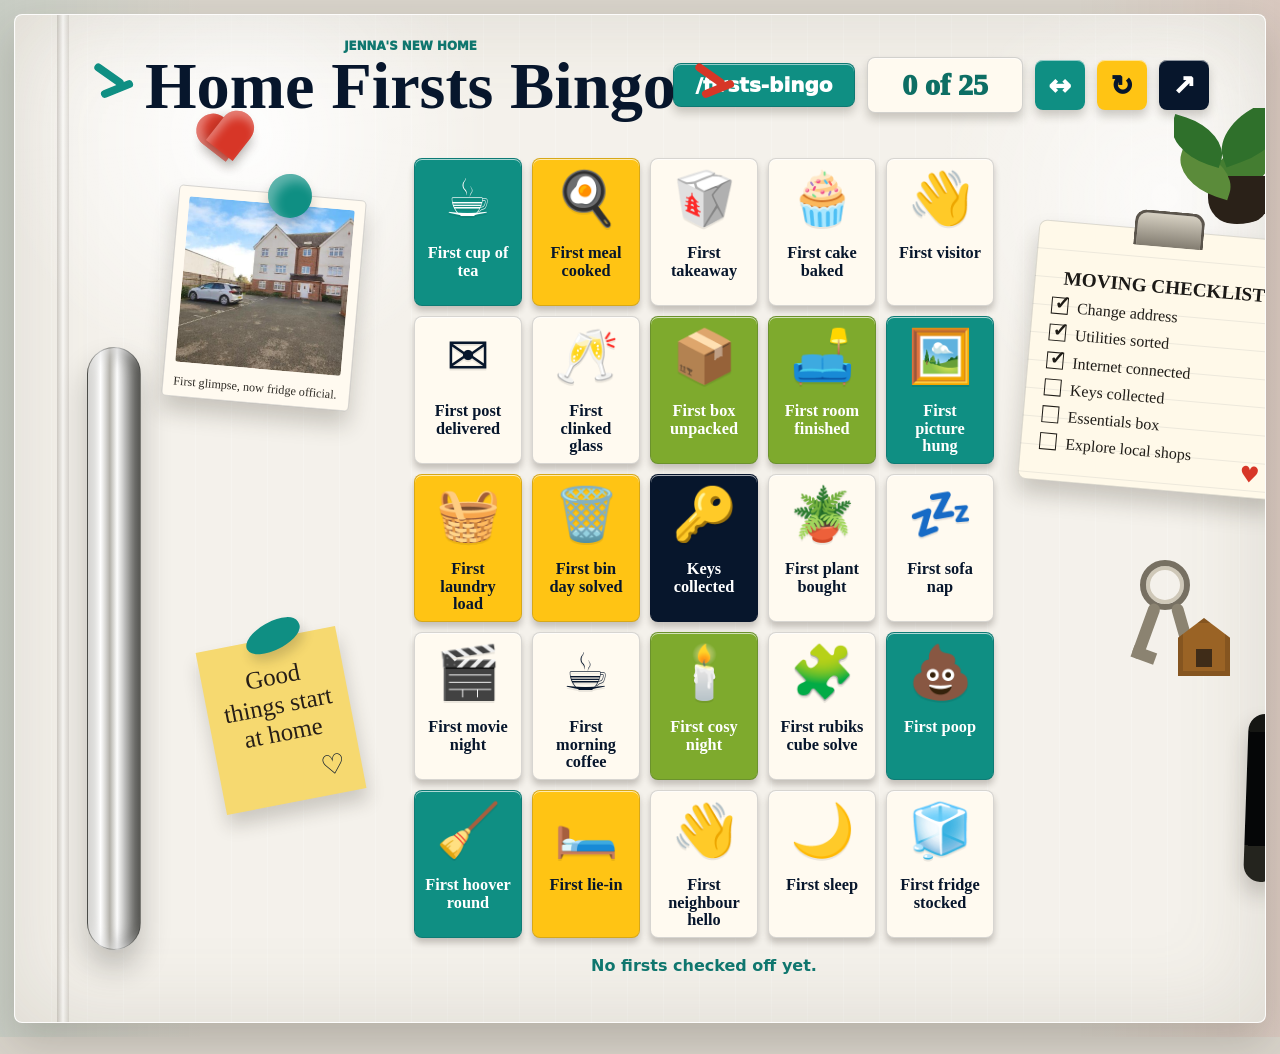
<file: firsts-bingo/index.html>
<!doctype html>
<html lang="en-GB">
  <head>
    <meta charset="utf-8">
    <meta name="viewport" content="width=device-width, initial-scale=1">
    <meta
      name="description"
      content="A fridge-magnet bingo card of Jenna's firsts after moving into her new home."
    >
    <meta name="theme-color" content="#f3f0e9">
    <meta property="og:title" content="Home Firsts Bingo">
    <meta property="og:description" content="A new-home bingo card for the first cup of tea, first movie night, and every little milestone after keys.">
    <meta property="og:image" content="https://happybirthdayjenna.co.uk/firsts-bingo/assets/house-photo.jpeg">
    <title>Home Firsts Bingo</title>
    <link rel="preload" href="/firsts-bingo/assets/house-photo.jpeg" as="image">
    <link rel="stylesheet" href="/firsts-bingo/styles.css?v=home-firsts-bingo-2026-08-10-full-house">
    <script src="/firsts-bingo/script.js?v=home-firsts-bingo-2026-08-10-full-house" defer></script>
  </head>
  <body>
    <main class="app">
      <section class="fridge-scene" aria-labelledby="page-title">
        <span class="fridge-handle" aria-hidden="true"></span>

        <header class="fridge-header">
          <div class="title-wrap">
            <span class="burst burst--left" aria-hidden="true"></span>
            <div>
              <p class="eyebrow">Jenna's new home</p>
              <h1 id="page-title">Home Firsts Bingo</h1>
            </div>
            <span class="burst burst--right" aria-hidden="true"></span>
          </div>

          <div class="header-magnets" aria-label="Bingo controls">
            <span class="path-magnet">/firsts-bingo</span>
            <output class="score-magnet" id="score-magnet" aria-live="polite">0 of 25</output>
            <button class="control-magnet control-magnet--teal" id="palette-button" type="button" aria-label="Shuffle tile colours" title="Shuffle tile colours">
              <span aria-hidden="true">↔</span>
            </button>
            <button class="control-magnet control-magnet--yellow" id="reset-button" type="button" aria-label="Reset board" title="Reset board">
              <span aria-hidden="true">↻</span>
            </button>
            <button class="control-magnet control-magnet--navy" id="share-button" type="button" aria-label="Copy link" title="Copy link">
              <span aria-hidden="true">↗</span>
            </button>
          </div>
        </header>

        <div class="fridge-layout">
          <aside class="left-props" aria-label="Home photo">
            <span class="heart-magnet" aria-hidden="true"></span>
            <figure class="photo-magnet">
              <span class="round-magnet" aria-hidden="true"></span>
              <img
                src="/firsts-bingo/assets/house-photo.jpeg"
                alt="Exterior of Jenna's new home from the listing."
              >
              <figcaption>First glimpse, now fridge official.</figcaption>
            </figure>

            <div class="sticky-note" aria-label="Good things start at home">
              <p>Good things start at home</p>
              <span aria-hidden="true">♡</span>
            </div>
          </aside>

          <section class="board-zone" aria-label="Home firsts bingo card">
            <div class="bingo-board" id="bingo-board"></div>
            <p class="status-line" id="status-line" aria-live="polite">No firsts checked off yet.</p>
          </section>

          <aside class="right-props" aria-label="Moving notes">
            <div class="plant-prop" aria-hidden="true">
              <span></span>
            </div>

            <section class="clipboard-note" aria-labelledby="checklist-title">
              <span class="clip" aria-hidden="true"></span>
              <h2 id="checklist-title">Moving checklist</h2>
              <ul>
                <li class="is-done">Change address</li>
                <li class="is-done">Utilities sorted</li>
                <li class="is-done">Internet connected</li>
                <li>Keys collected</li>
                <li>Essentials box</li>
                <li>Explore local shops</li>
              </ul>
              <span class="note-heart" aria-hidden="true">♥</span>
            </section>

            <div class="keyring-prop" aria-hidden="true">
              <span class="ring"></span>
              <span class="key key--one"></span>
              <span class="key key--two"></span>
              <span class="home-tag"></span>
            </div>

            <div class="pen-prop" aria-hidden="true"></div>
          </aside>
        </div>
      </section>
    </main>

    <div class="celebration-layer" id="celebration-layer" aria-hidden="true"></div>
    <div
      class="full-house-modal"
      id="full-house-modal"
      role="dialog"
      aria-modal="true"
      aria-labelledby="full-house-title"
      hidden
    >
      <button class="full-house-modal__backdrop" type="button" data-full-house-close aria-label="Close celebration"></button>
      <section class="full-house-card" aria-describedby="full-house-copy">
        <button class="full-house-close" type="button" data-full-house-close aria-label="Close celebration">×</button>
        <div class="full-house-badge" aria-hidden="true">25/25</div>
        <p class="full-house-kicker">Bingo complete</p>
        <h2 id="full-house-title">Full house? More like full home.</h2>
        <p id="full-house-copy">
          Every first has made it onto the fridge. Keys, cuppas, cosy nights,
          and one very important poop: officially checked off.
        </p>
        <div class="full-house-magnets" aria-hidden="true">
          <span>☕</span>
          <span>🔑</span>
          <span>🧩</span>
          <span>🏠</span>
          <span>🎉</span>
        </div>
      </section>
    </div>
    <p class="sr-only" id="effect-status" aria-live="polite"></p>
  </body>
</html>
</file>
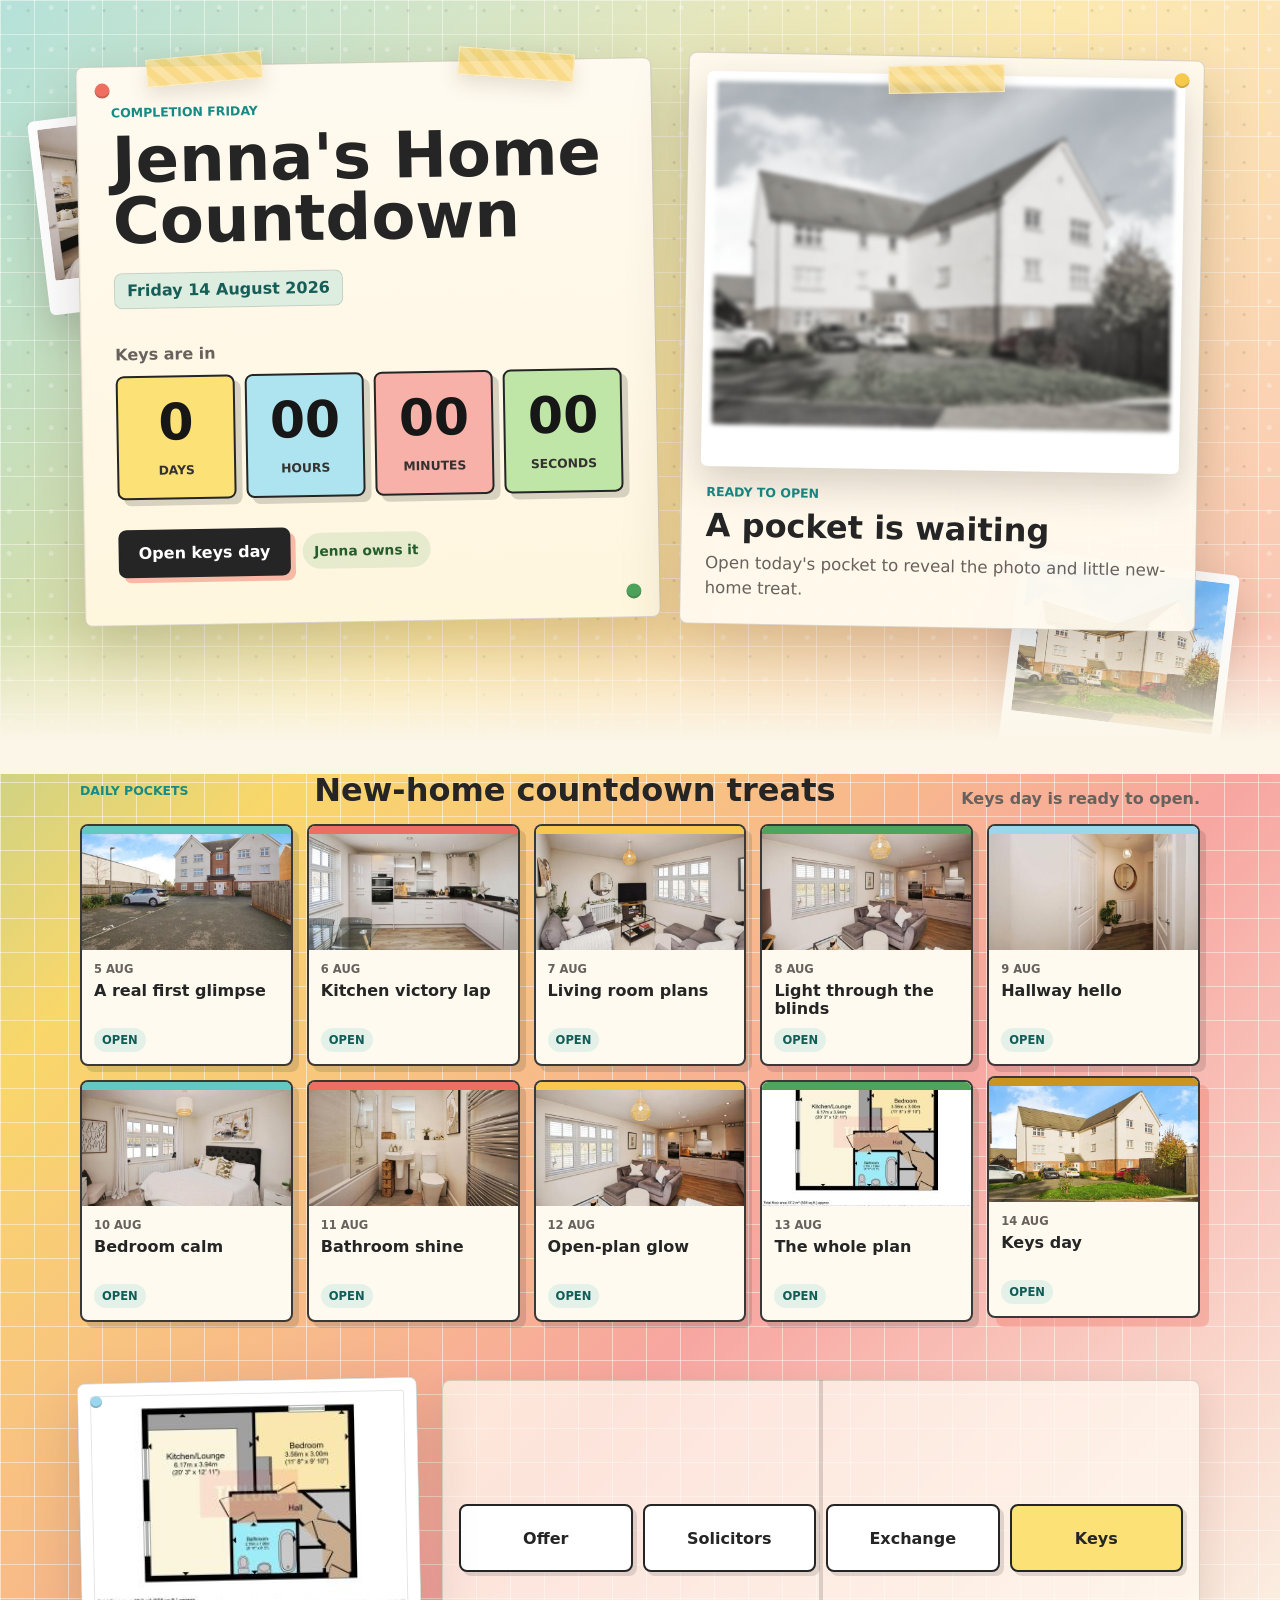
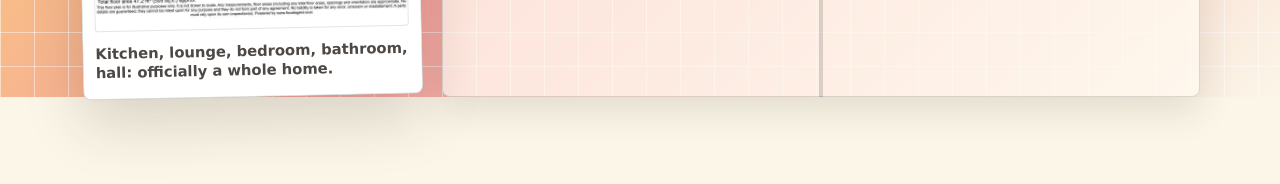
<file: home-countdown/index.html>
<!doctype html>
<html lang="en-GB">
  <head>
    <meta charset="utf-8">
    <meta name="viewport" content="width=device-width, initial-scale=1">
    <meta
      name="description"
      content="A celebratory countdown and daily photo scrapbook for Jenna's new home completion day."
    >
    <meta name="theme-color" content="#65c7c1">
    <meta property="og:title" content="Jenna's Home Countdown">
    <meta property="og:description" content="Counting down to completion day with daily new-home surprises.">
    <meta property="og:image" content="https://happybirthdayjenna.co.uk/home-countdown/assets/listing/photo-17.jpeg">
    <title>Jenna's Home Countdown</title>
    <link rel="preload" href="/home-countdown/assets/listing/photo-17.jpeg" as="image">
    <link rel="preload" href="/home-countdown/assets/listing/photo-02.jpeg" as="image">
    <link rel="stylesheet" href="/home-countdown/styles.css?v=home-countdown-2026-08-05">
    <script src="/home-countdown/script.js?v=home-countdown-2026-08-05" defer></script>
  </head>
  <body>
    <main class="app">
      <section class="pinboard" aria-labelledby="page-title">
        <div class="pinboard__texture" aria-hidden="true"></div>
        <div class="loose-photo loose-photo--one" aria-hidden="true">
          <img src="/home-countdown/assets/listing/photo-01.jpeg" alt="">
        </div>
        <div class="loose-photo loose-photo--two" aria-hidden="true">
          <img src="/home-countdown/assets/listing/photo-11.jpeg" alt="">
        </div>

        <div class="board-layout">
          <section class="countdown-note" aria-labelledby="page-title">
            <div class="note-tape note-tape--left" aria-hidden="true"></div>
            <div class="note-tape note-tape--right" aria-hidden="true"></div>

            <p class="eyebrow">Completion Friday</p>
            <h1 id="page-title">Jenna's Home Countdown</h1>
            <p class="target-line" id="target-line">Friday 14 August 2026</p>

            <div class="timer" aria-live="polite" aria-label="Countdown to Jenna owning her new home">
              <span class="timer__label" id="timer-label">Keys in</span>
              <div class="timer__grid">
                <span class="timer__unit">
                  <strong id="days">--</strong>
                  <small id="days-label">days</small>
                </span>
                <span class="timer__unit">
                  <strong id="hours">--</strong>
                  <small>hours</small>
                </span>
                <span class="timer__unit">
                  <strong id="minutes">--</strong>
                  <small>minutes</small>
                </span>
                <span class="timer__unit">
                  <strong id="seconds">--</strong>
                  <small>seconds</small>
                </span>
              </div>
            </div>

            <div class="note-actions">
              <button class="primary-button" id="open-today" type="button">
                Open today's pocket
              </button>
              <span class="status-pill" id="countdown-status">Calculating</span>
            </div>
          </section>

          <section class="today-note" aria-labelledby="today-title">
            <div class="photo-frame" id="featured-frame">
              <div class="photo-tape" aria-hidden="true"></div>
              <img
                id="featured-image"
                src="/home-countdown/assets/listing/photo-17.jpeg"
                alt="Exterior of Jenna's new home from the listing."
              >
            </div>
            <div class="today-copy">
              <p class="eyebrow" id="featured-kicker">Today's treat</p>
              <h2 id="today-title">A real first glimpse</h2>
              <p id="featured-note">The building is not just an idea anymore. It has windows, a path, and a Friday waiting for it.</p>
            </div>
          </section>
        </div>
      </section>

      <section class="pockets" aria-labelledby="pockets-title">
        <div class="section-heading">
          <p class="eyebrow">Daily pockets</p>
          <h2 id="pockets-title">New-home countdown treats</h2>
          <p id="pocket-status" aria-live="polite">Open the latest unlocked pocket.</p>
        </div>
        <div class="pocket-grid" id="pocket-grid"></div>
      </section>

      <section class="scrap-row" aria-label="New home details">
        <figure class="scrap-photo">
          <img src="/home-countdown/assets/listing/floorplan.jpeg" alt="Floorplan from the listing.">
          <figcaption>Kitchen, lounge, bedroom, bathroom, hall: officially a whole home.</figcaption>
        </figure>
        <div class="completion-strip" aria-label="Completion milestones">
          <span>Offer</span>
          <span>Solicitors</span>
          <span>Exchange</span>
          <span class="completion-strip__active">Keys</span>
        </div>
      </section>
    </main>

    <div class="confetti-layer" id="confetti-layer" aria-hidden="true"></div>
    <p class="sr-only" id="effect-status" aria-live="polite"></p>
  </body>
</html>
</file>
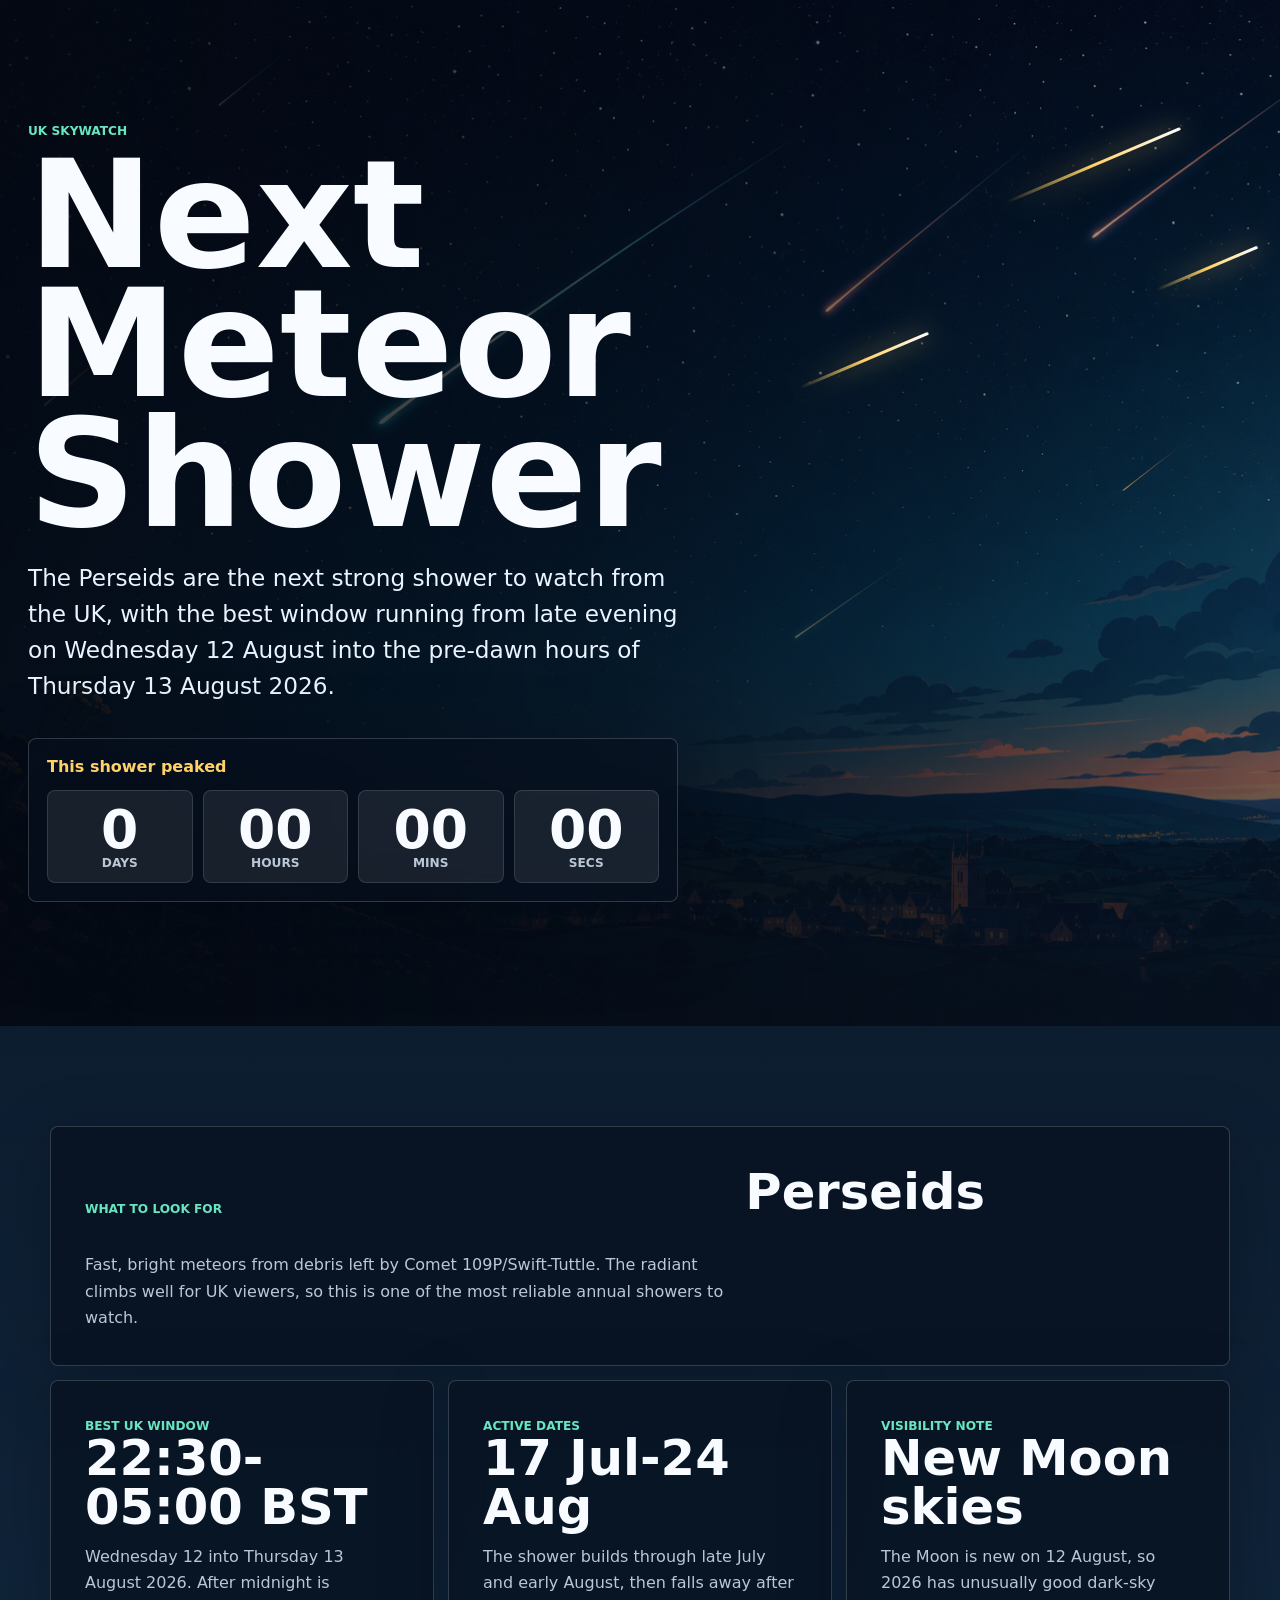
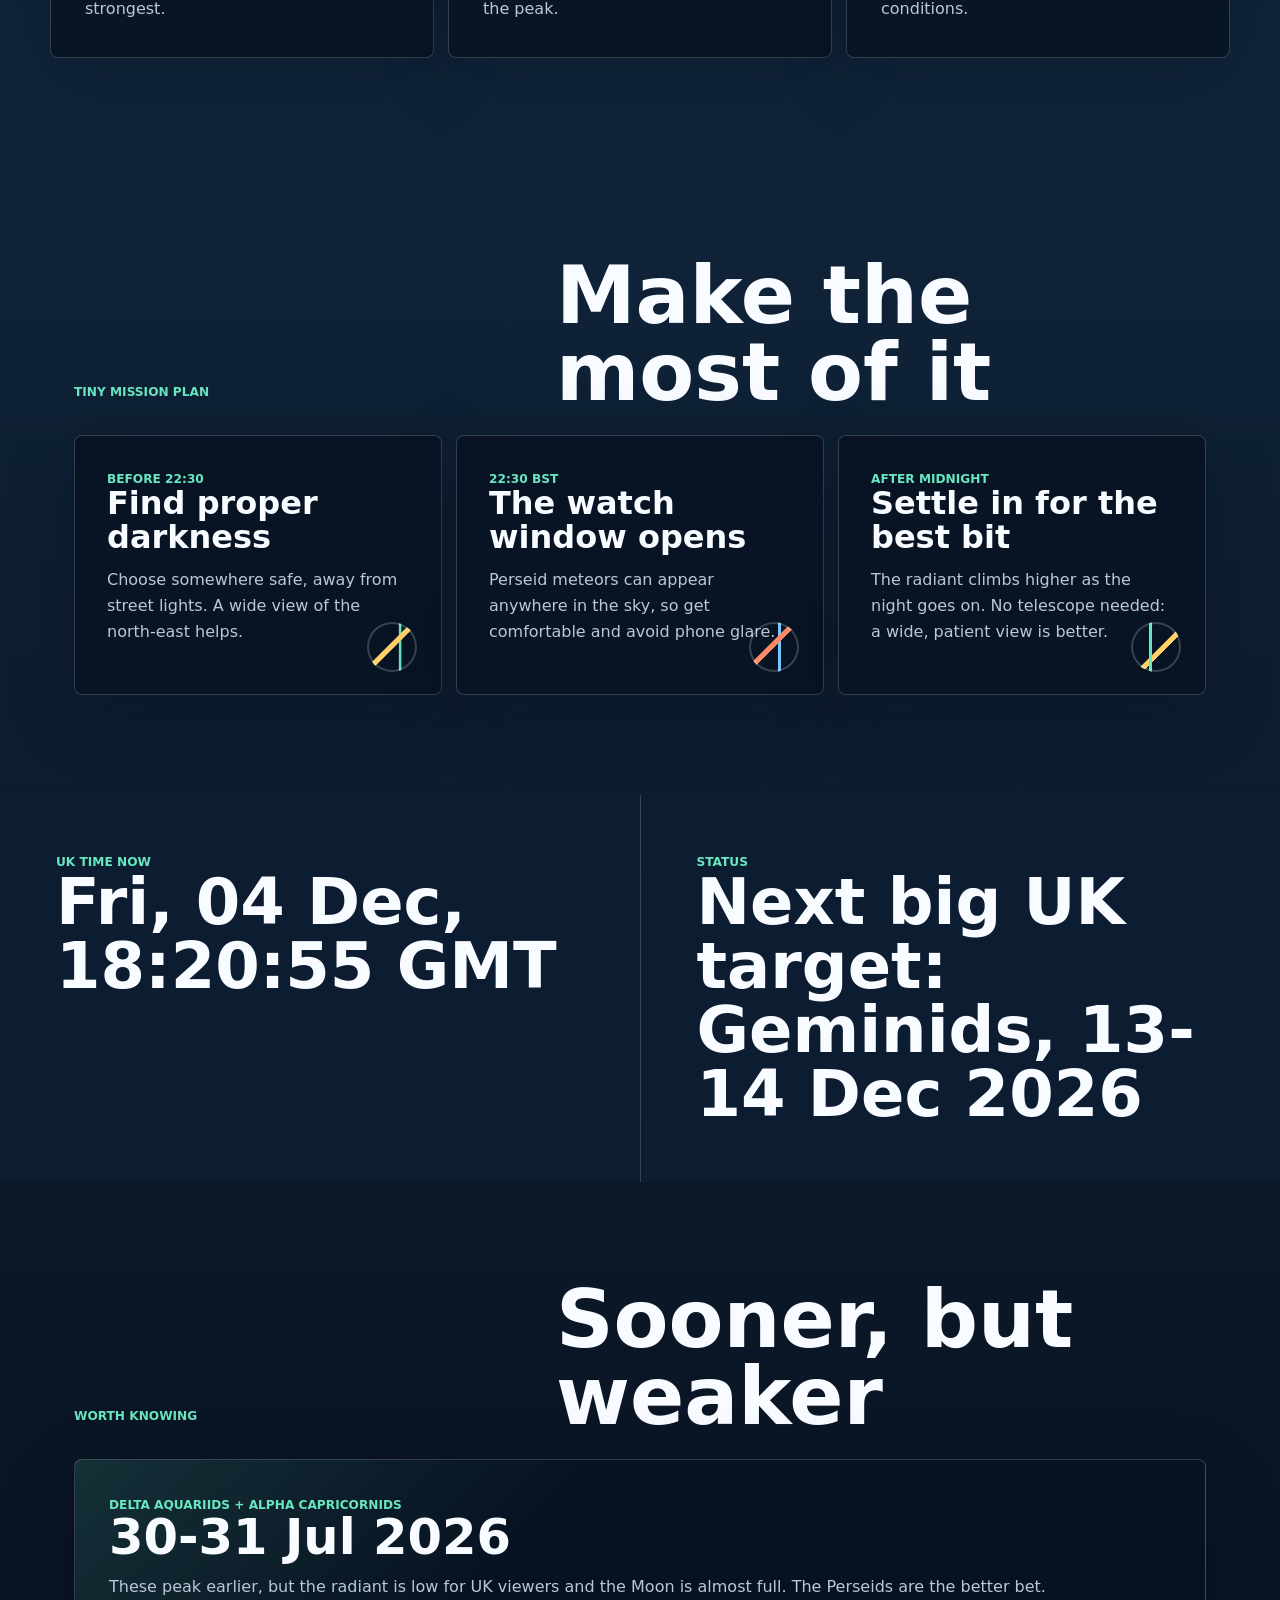
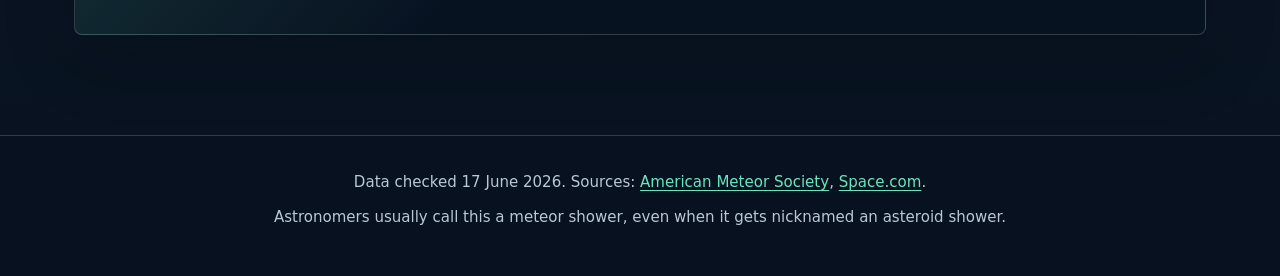
<file: meteor_shower/index.html>
<!doctype html>
<html lang="en-GB">
  <head>
    <meta charset="utf-8">
    <meta name="viewport" content="width=device-width, initial-scale=1">
    <meta
      name="description"
      content="A simple UK guide to the next meteor shower, with peak times, viewing tips, and a live countdown."
    >
    <meta name="theme-color" content="#081629">
    <meta property="og:title" content="Next Meteor Shower in the UK">
    <meta
      property="og:description"
      content="Perseids peak overnight on 12-13 August 2026, with dark new-Moon skies for the UK."
    >
    <meta property="og:image" content="assets/meteor-hero.png">
    <title>Next Meteor Shower in the UK</title>
    <link rel="preload" href="assets/meteor-hero.png" as="image">
    <link rel="stylesheet" href="styles.css">
    <script src="script.js" defer></script>
  </head>
  <body>
    <main>
      <section class="hero" aria-labelledby="page-title">
        <img
          class="hero__image"
          src="assets/meteor-hero.png"
          alt="Illustration of bright meteors streaking over a night sky above rolling UK countryside."
        >
        <div class="hero__shade"></div>
        <div class="sky-bursts" aria-hidden="true">
          <span></span>
          <span></span>
          <span></span>
        </div>

        <div class="hero__content">
          <p class="eyebrow">UK skywatch</p>
          <h1 id="page-title">Next Meteor Shower</h1>
          <p class="hero__copy">
            The Perseids are the next strong shower to watch from the UK, with
            the best window running from late evening on Wednesday 12 August into
            the pre-dawn hours of Thursday 13 August 2026.
          </p>

          <div class="countdown" aria-live="polite">
            <span class="countdown__label" id="countdown-label">Peak window opens in</span>
            <div class="countdown__grid" id="countdown-grid">
              <span><strong id="days">--</strong><small>days</small></span>
              <span><strong id="hours">--</strong><small>hours</small></span>
              <span><strong id="minutes">--</strong><small>mins</small></span>
              <span><strong id="seconds">--</strong><small>secs</small></span>
            </div>
          </div>
        </div>
      </section>

      <section class="quicklook" aria-label="Meteor shower details">
        <div class="quicklook__inner">
          <article class="info-card info-card--wide">
            <span class="info-card__kicker">What to look for</span>
            <h2>Perseids</h2>
            <p>
              Fast, bright meteors from debris left by Comet 109P/Swift-Tuttle.
              The radiant climbs well for UK viewers, so this is one of the most
              reliable annual showers to watch.
            </p>
          </article>

          <article class="info-card">
            <span class="info-card__kicker">Best UK window</span>
            <h2>22:30-05:00 BST</h2>
            <p>Wednesday 12 into Thursday 13 August 2026. After midnight is strongest.</p>
          </article>

          <article class="info-card">
            <span class="info-card__kicker">Active dates</span>
            <h2>17 Jul-24 Aug</h2>
            <p>The shower builds through late July and early August, then falls away after the peak.</p>
          </article>

          <article class="info-card">
            <span class="info-card__kicker">Visibility note</span>
            <h2>New Moon skies</h2>
            <p>The Moon is new on 12 August, so 2026 has unusually good dark-sky conditions.</p>
          </article>
        </div>
      </section>

      <section class="planner" aria-labelledby="planner-title">
        <div class="section-heading">
          <p class="eyebrow">Tiny mission plan</p>
          <h2 id="planner-title">Make the most of it</h2>
        </div>

        <div class="timeline">
          <article class="timeline__item">
            <span class="timeline__time">Before 22:30</span>
            <h3>Find proper darkness</h3>
            <p>Choose somewhere safe, away from street lights. A wide view of the north-east helps.</p>
          </article>
          <article class="timeline__item">
            <span class="timeline__time">22:30 BST</span>
            <h3>The watch window opens</h3>
            <p>Perseid meteors can appear anywhere in the sky, so get comfortable and avoid phone glare.</p>
          </article>
          <article class="timeline__item">
            <span class="timeline__time">After midnight</span>
            <h3>Settle in for the best bit</h3>
            <p>The radiant climbs higher as the night goes on. No telescope needed: a wide, patient view is better.</p>
          </article>
        </div>
      </section>

      <section class="status-band" aria-label="Live status">
        <div>
          <span class="status-band__label">UK time now</span>
          <strong id="uk-time">--</strong>
        </div>
        <div>
          <span class="status-band__label">Status</span>
          <strong id="event-status">Calculating...</strong>
        </div>
      </section>

      <section class="next-up" aria-labelledby="next-up-title">
        <div class="section-heading">
          <p class="eyebrow">Worth knowing</p>
          <h2 id="next-up-title">Sooner, but weaker</h2>
        </div>
        <article class="info-card next-up__card">
          <span class="info-card__kicker">Delta Aquariids + alpha Capricornids</span>
          <h2>30-31 Jul 2026</h2>
          <p>
            These peak earlier, but the radiant is low for UK viewers and the Moon is almost full.
            The Perseids are the better bet.
          </p>
        </article>
      </section>
    </main>

    <footer>
      <p>
        Data checked 17 June 2026. Sources:
        <a href="https://www.amsmeteors.org/meteor-showers/meteor-shower-calendar/">American Meteor Society</a>,
        <a href="https://www.space.com/perseid-meteor-shower-2026-guide">Space.com</a>.
      </p>
      <p class="footer-note">
        Astronomers usually call this a meteor shower, even when it gets nicknamed an asteroid shower.
      </p>
    </footer>
  </body>
</html>
</file>
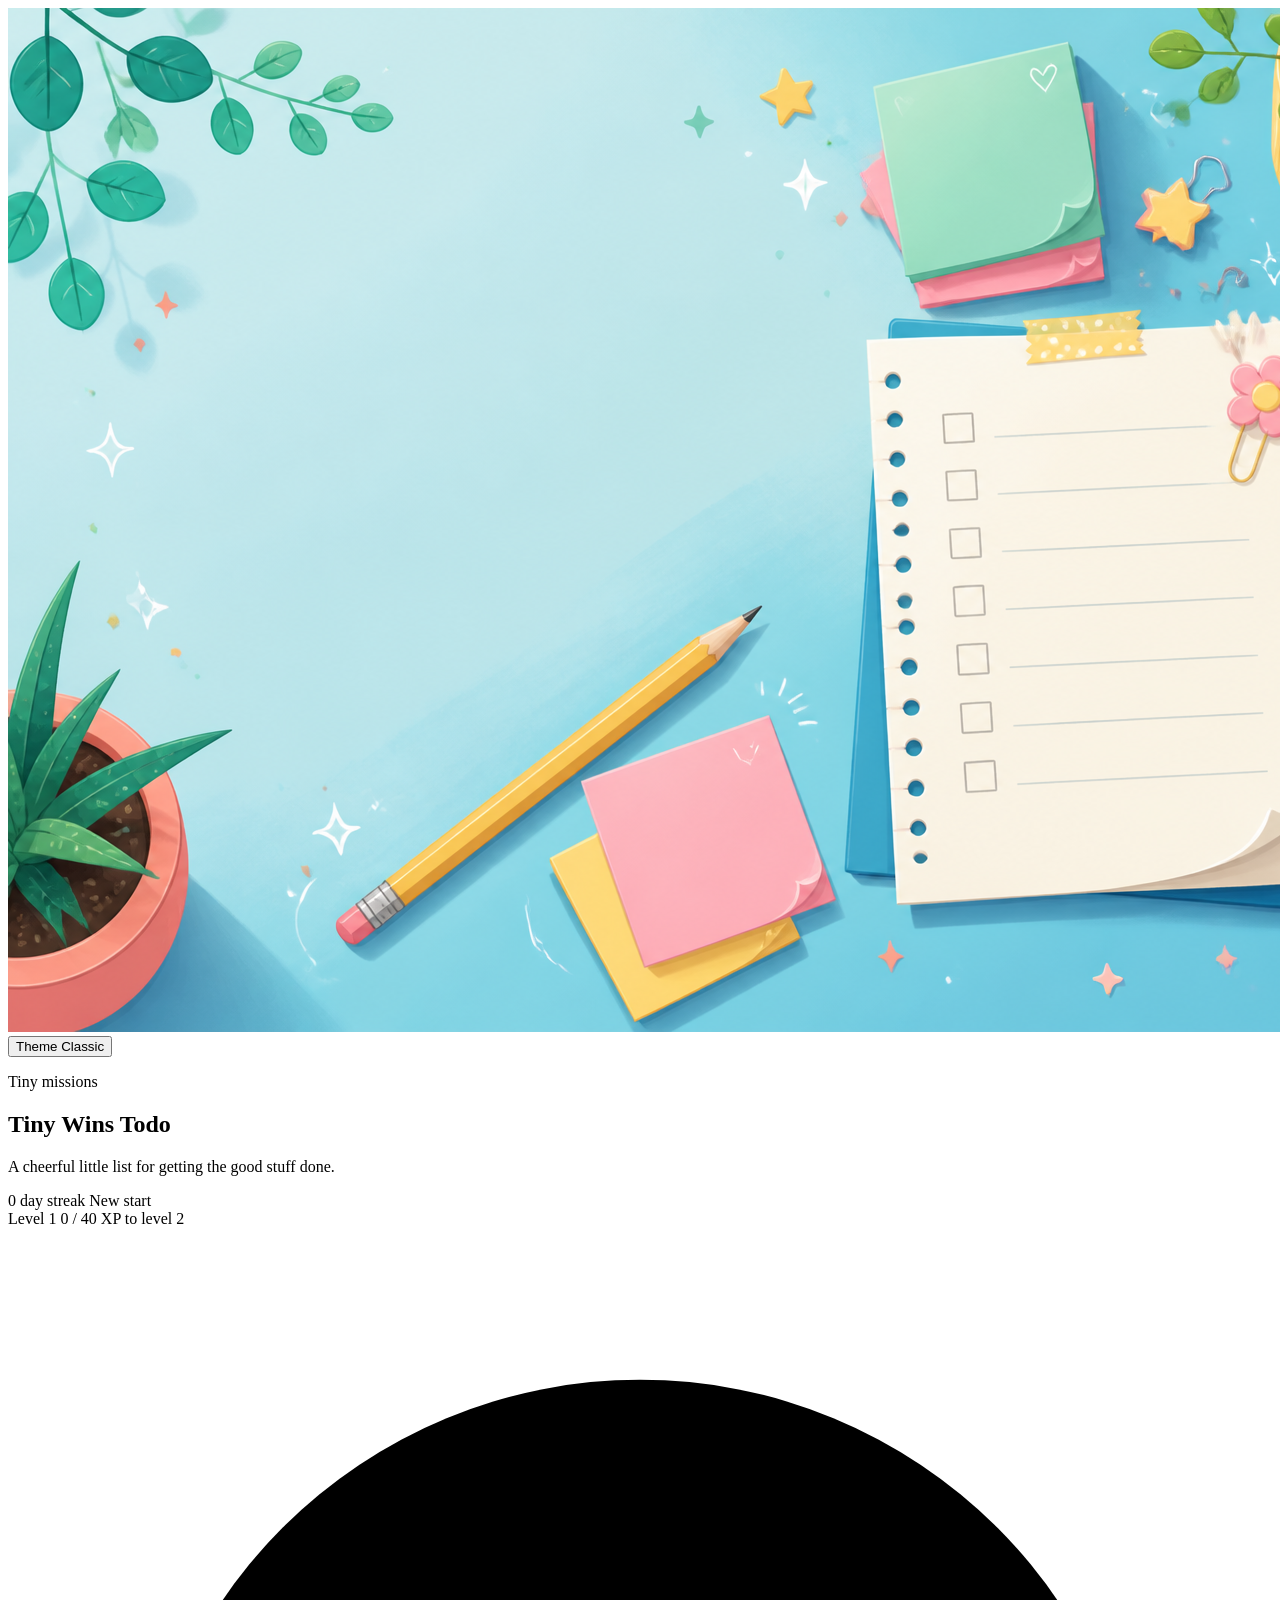
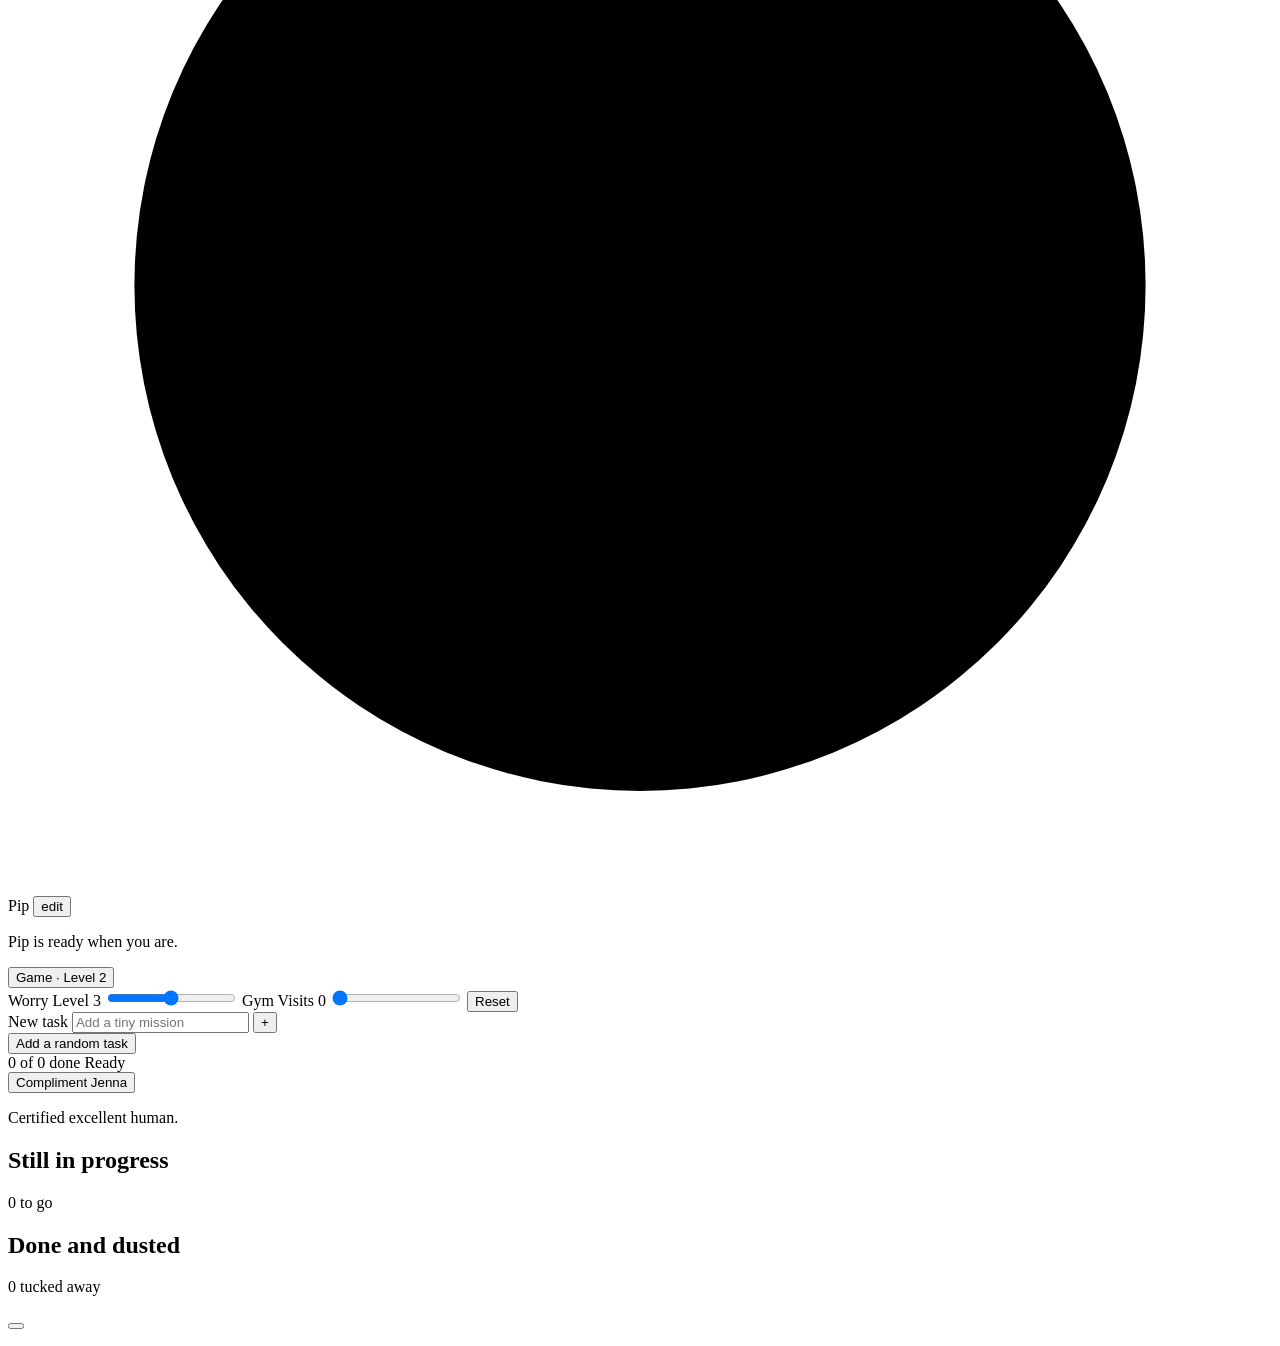
<file: todo/index.html>
<!doctype html>
<html lang="en-GB">
  <head>
    <meta charset="utf-8">
    <meta name="viewport" content="width=device-width, initial-scale=1">
    <meta
      name="description"
      content="A playful todo list for party prep and small wins."
    >
    <meta name="theme-color" content="#92ccea">
    <meta property="og:title" content="Tiny Wins Todo">
    <meta property="og:description" content="A whimsical checklist for today's little missions.">
    <meta property="og:image" content="https://happybirthdayjenna.co.uk/todo/assets/todo-desk.png">
    <title>Tiny Wins Todo</title>
    <link rel="preload" href="/todo/assets/todo-desk.png" as="image">
    <link rel="stylesheet" href="/todo/styles.20260812-theme-toggle.css">
    <script src="/todo/script.20260812-theme-toggle.js" defer></script>
  </head>
  <body>
    <main class="app">
      <section class="hero" aria-labelledby="page-title">
        <img
          class="hero__image"
          src="/todo/assets/todo-desk.png"
          alt="Illustration of a colourful desktop with sticky notes, pencil, plants, and a blank checklist."
        >
        <div class="theme-picker" id="theme-picker">
          <button
            class="theme-picker__button"
            id="theme-picker-button"
            type="button"
            aria-haspopup="true"
            aria-expanded="false"
            aria-label="Theme picker"
          >
            <span class="theme-picker__text">
              <span class="theme-picker__label">Theme</span>
              <span class="theme-picker__name" id="theme-picker-name">Classic</span>
            </span>
            <span class="theme-picker__chevron" aria-hidden="true"></span>
          </button>
          <div class="theme-picker__menu" id="theme-picker-menu" role="menu" aria-label="Choose a theme"></div>
        </div>
        <div class="hero__content">
          <p class="eyebrow" id="hero-eyebrow">Tiny missions</p>
          <h1 id="page-title">Tiny Wins Todo</h1>
          <p class="hero__copy" id="hero-copy">
            A cheerful little list for getting the good stuff done.
          </p>
        </div>
      </section>

      <section class="workspace" aria-label="Todo list">
        <div class="status-bar" id="status-bar" aria-label="Progress and companion">
          <div class="status-card status-card--streak">
            <span class="status-card__figure"><span id="streak-value">0</span></span>
            <span class="status-card__text">
              <span class="status-card__label" id="streak-label">day streak</span>
              <span class="status-card__sub" id="streak-best">New start</span>
            </span>
          </div>

          <div class="status-card status-card--level">
            <div class="status-card__level-head">
              <span class="status-card__label">Level <span id="level-value">1</span></span>
              <span class="status-card__sub" id="xp-text">0 / 40 XP to level 2</span>
            </div>
            <div class="xp-track" aria-hidden="true"><span id="xp-bar"></span></div>
          </div>

          <div class="companion" id="companion" data-mood="ready">
            <div class="companion__avatar" aria-hidden="true">
              <svg viewBox="0 0 100 100" class="companion__svg">
                <circle cx="50" cy="52" r="40" class="companion__body"/>
                <g id="companion-face"></g>
              </svg>
            </div>
            <div class="companion__body-text">
              <div class="companion__name-row">
                <span class="companion__name" id="companion-name">Pip</span>
                <button class="companion__rename" id="companion-rename" type="button" aria-label="Rename companion">edit</button>
              </div>
              <p class="companion__line" id="companion-line" aria-live="polite">Pip is ready when you are.</p>
            </div>
          </div>

          <button class="game-button" id="game-button" type="button">Game · Level 2</button>
        </div>

        <div class="controls" aria-label="List controls">
          <label class="range-control" for="worry-level">
            <span>Worry Level</span>
            <output id="worry-value" for="worry-level">3</output>
            <input id="worry-level" type="range" min="1" max="5" value="3">
          </label>

          <label class="range-control" for="gym-visits">
            <span>Gym Visits</span>
            <output id="gym-value" for="gym-visits">0</output>
            <input id="gym-visits" type="range" min="0" max="3" value="0">
          </label>

          <button class="reset-button" id="reset-button" type="button">Reset</button>
        </div>

        <div class="toolbar">
          <form class="add-form" id="add-form">
            <label class="sr-only" for="new-task">New task</label>
            <input
              id="new-task"
              name="task"
              type="text"
              autocomplete="off"
              maxlength="90"
              placeholder="Add a tiny mission"
            >
            <button class="icon-button icon-button--add" type="submit" aria-label="Add task">
              <span aria-hidden="true">+</span>
            </button>
          </form>

          <button class="random-task-button" id="random-task-button" type="button">
            Add a random task
          </button>

          <div class="summary" aria-live="polite">
            <span id="summary-count">0 of 0 done</span>
            <span class="summary__dot" aria-hidden="true"></span>
            <span id="summary-mood">Ready</span>
          </div>
        </div>

        <div class="progress" aria-hidden="true">
          <span id="progress-bar"></span>
        </div>

        <p class="encouragement-line" id="encouragement-line" aria-live="polite" role="status" hidden></p>

        <div class="fun-shelf">
          <div class="badge-rack" id="badge-rack" aria-label="Milestone stickers"></div>
          <div class="compliment-box">
            <button class="compliment-button" id="compliment-button" type="button">
              Compliment Jenna
            </button>
            <p id="compliment-line" aria-live="polite">Certified excellent human.</p>
          </div>
        </div>

        <div class="task-section__header">
          <h2 id="active-title">Still in progress</h2>
          <span id="active-count">0 to go</span>
        </div>
        <ul class="task-list" id="task-list" aria-labelledby="active-title"></ul>

        <section class="done-section" id="done-section" aria-labelledby="done-title">
          <div class="done-section__header">
            <h2 id="done-title">Done and dusted</h2>
            <span id="done-count">0 tucked away</span>
          </div>
          <ul class="task-list task-list--done" id="done-list" aria-label="Completed tasks"></ul>
        </section>
      </section>
    </main>
    <button
      class="secret-contract-button"
      id="secret-contract-button"
      type="button"
      aria-label="Open friend contract"
      title="Friend contract"
    ></button>
    <div
      class="contract-modal"
      id="friend-contract-modal"
      role="dialog"
      aria-modal="true"
      aria-labelledby="friend-contract-title"
      hidden
    >
      <button
        class="contract-modal__backdrop"
        type="button"
        data-contract-close
        aria-label="Close friend contract"
      ></button>
      <section class="contract-sheet" aria-describedby="friend-contract-copy">
        <div class="contract-sheet__actions">
          <button class="contract-action-button" id="contract-orientation-toggle" type="button">
            Straighten page
          </button>
          <button class="contract-action-button" id="contract-flip-toggle" type="button">
            Flip 180
          </button>
          <button class="contract-close-button" id="contract-close-button" type="button" aria-label="Close friend contract">
            x
          </button>
        </div>
        <p class="contract-kicker">Secret appendix</p>
        <h2 id="friend-contract-title">Friend Contract</h2>
        <div class="contract-copy" id="friend-contract-copy"></div>
      </section>
    </div>
    <div
      class="game-modal"
      id="game-modal"
      role="dialog"
      aria-modal="true"
      aria-labelledby="game-title"
      hidden
    >
      <button
        class="game-modal__backdrop"
        type="button"
        data-game-close
        aria-label="Close game"
      ></button>
      <section class="game-sheet">
        <div class="game-sheet__head">
          <div>
            <p class="game-kicker">Unlocked mini-game</p>
            <h2 id="game-title">Tiny Hop</h2>
          </div>
          <button class="game-close" id="game-close" type="button" aria-label="Close game">x</button>
        </div>
        <div class="game-scoreline">
          <span>Score <strong id="game-score">0</strong></span>
          <span>Best <strong id="game-best">0</strong></span>
        </div>
        <div class="game-stage">
          <canvas id="game-canvas" width="640" height="280" aria-label="Tiny Hop game canvas"></canvas>
          <div class="game-overlay" id="game-overlay">
            <p class="game-overlay__result" data-game-result>Best 0</p>
            <button class="game-start" id="game-start" type="button">Start</button>
            <p class="game-hint">Space / tap to hop · dodge the blocks · grab the stars</p>
          </div>
        </div>
        <p class="game-lock-note" id="game-lock-note" hidden></p>
      </section>
    </div>
    <div class="effect-layer" id="effect-layer" aria-hidden="true"></div>
    <p class="sr-only" id="effect-status" aria-live="polite"></p>
  </body>
</html>
</file>
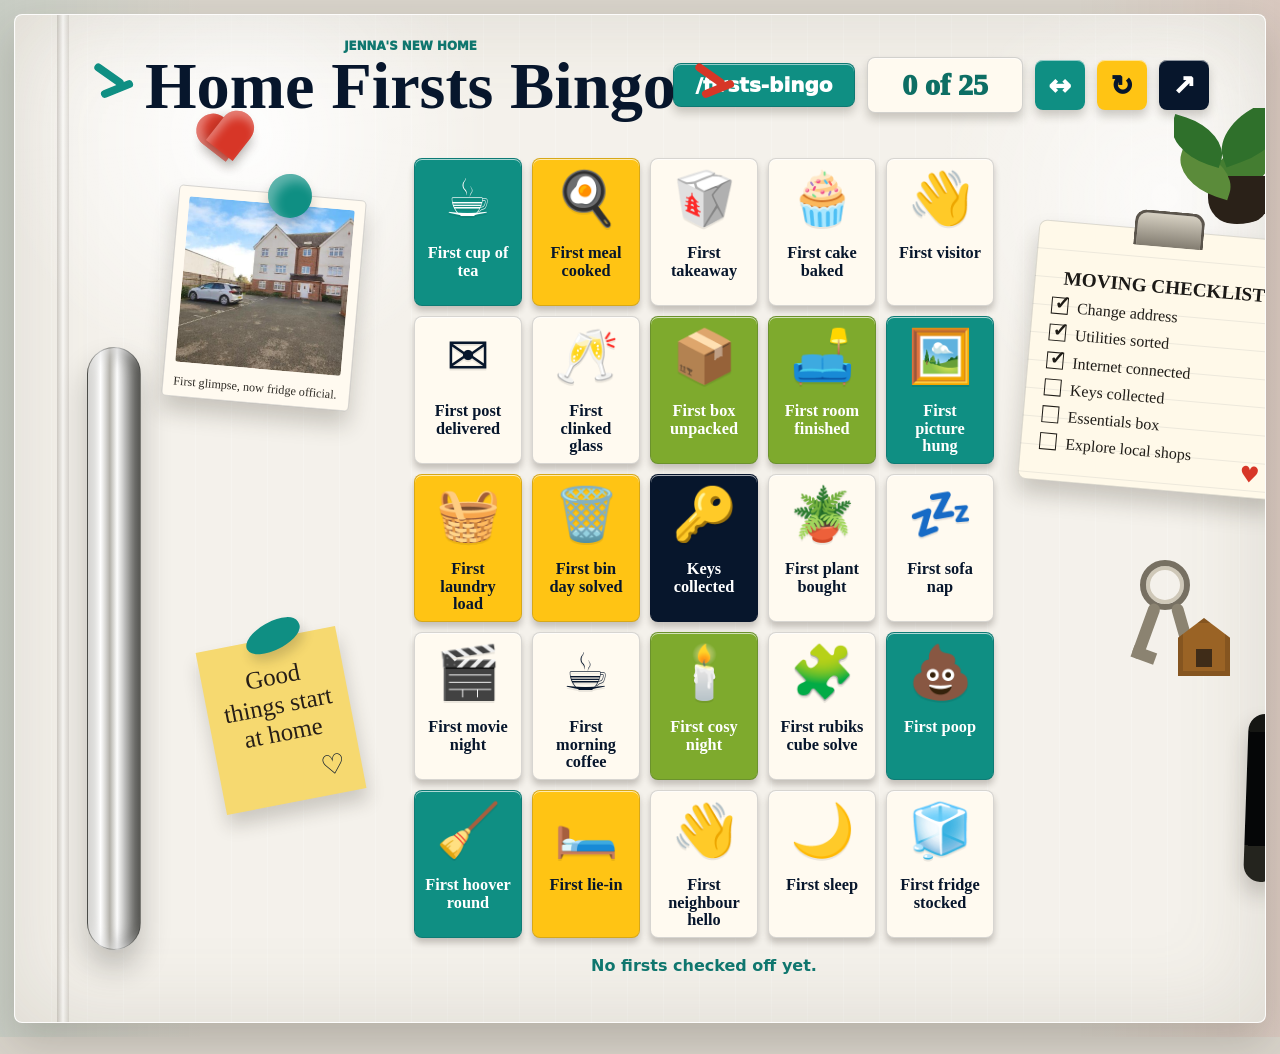
<file: firsts-bingo/redirect.html>
<!doctype html>
<html lang="en-GB">
  <head>
    <meta charset="utf-8">
    <meta http-equiv="refresh" content="0; url=/firsts-bingo/">
    <meta name="robots" content="noindex">
    <title>Redirecting</title>
    <script>
      window.location.replace("/firsts-bingo/");
    </script>
  </head>
  <body>
    <p><a href="/firsts-bingo/">Open Home Firsts Bingo</a></p>
  </body>
</html>
</file>
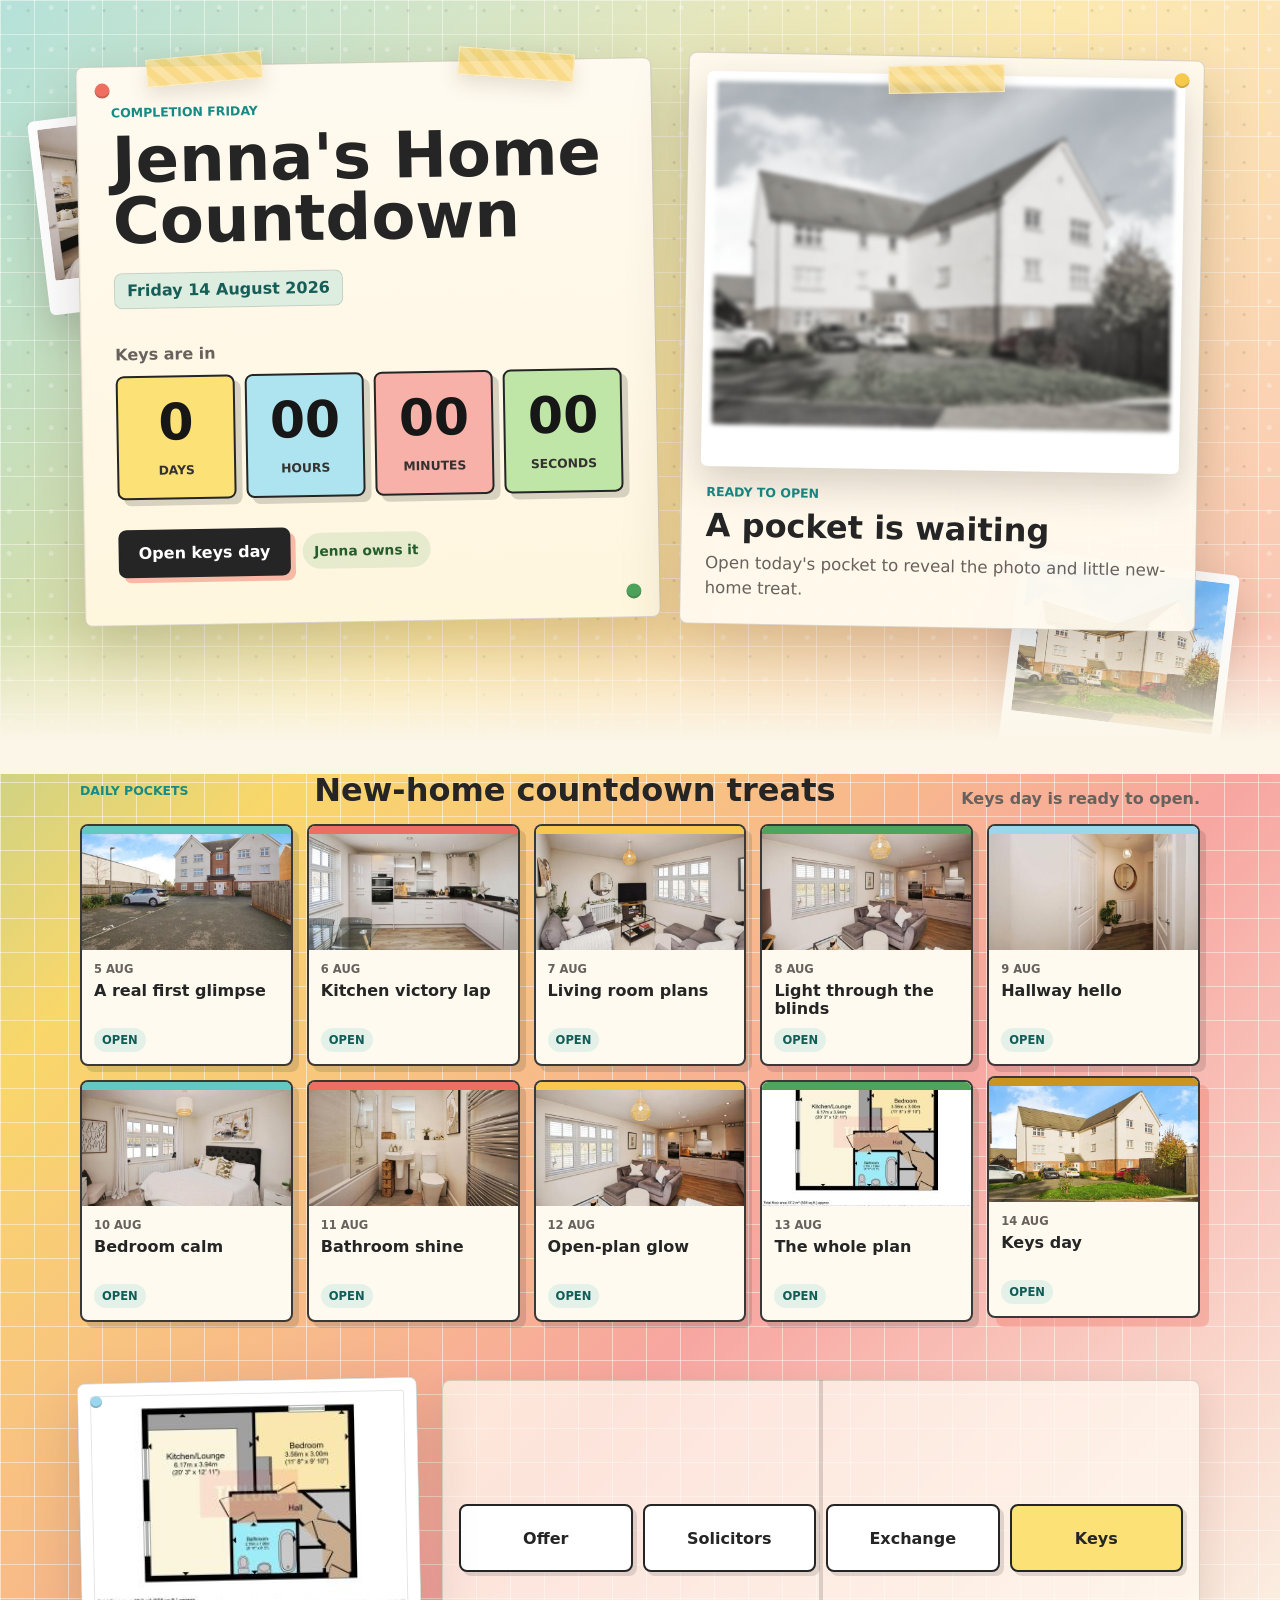
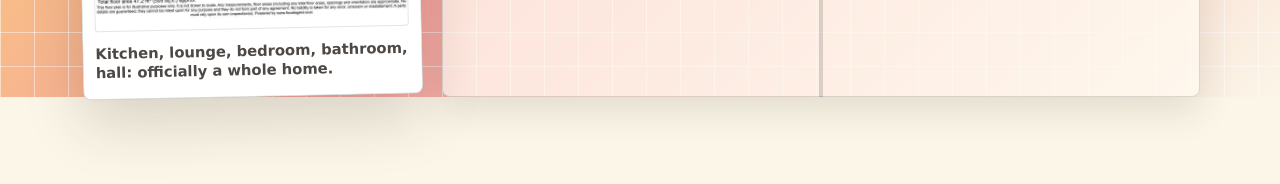
<file: home-countdown/redirect.html>
<!doctype html>
<html lang="en-GB">
  <head>
    <meta charset="utf-8">
    <meta http-equiv="refresh" content="0; url=/home-countdown/">
    <meta name="robots" content="noindex">
    <title>Redirecting</title>
    <script>
      window.location.replace("/home-countdown/");
    </script>
  </head>
  <body>
    <p><a href="/home-countdown/">Open Jenna's Home Countdown</a></p>
  </body>
</html>
</file>
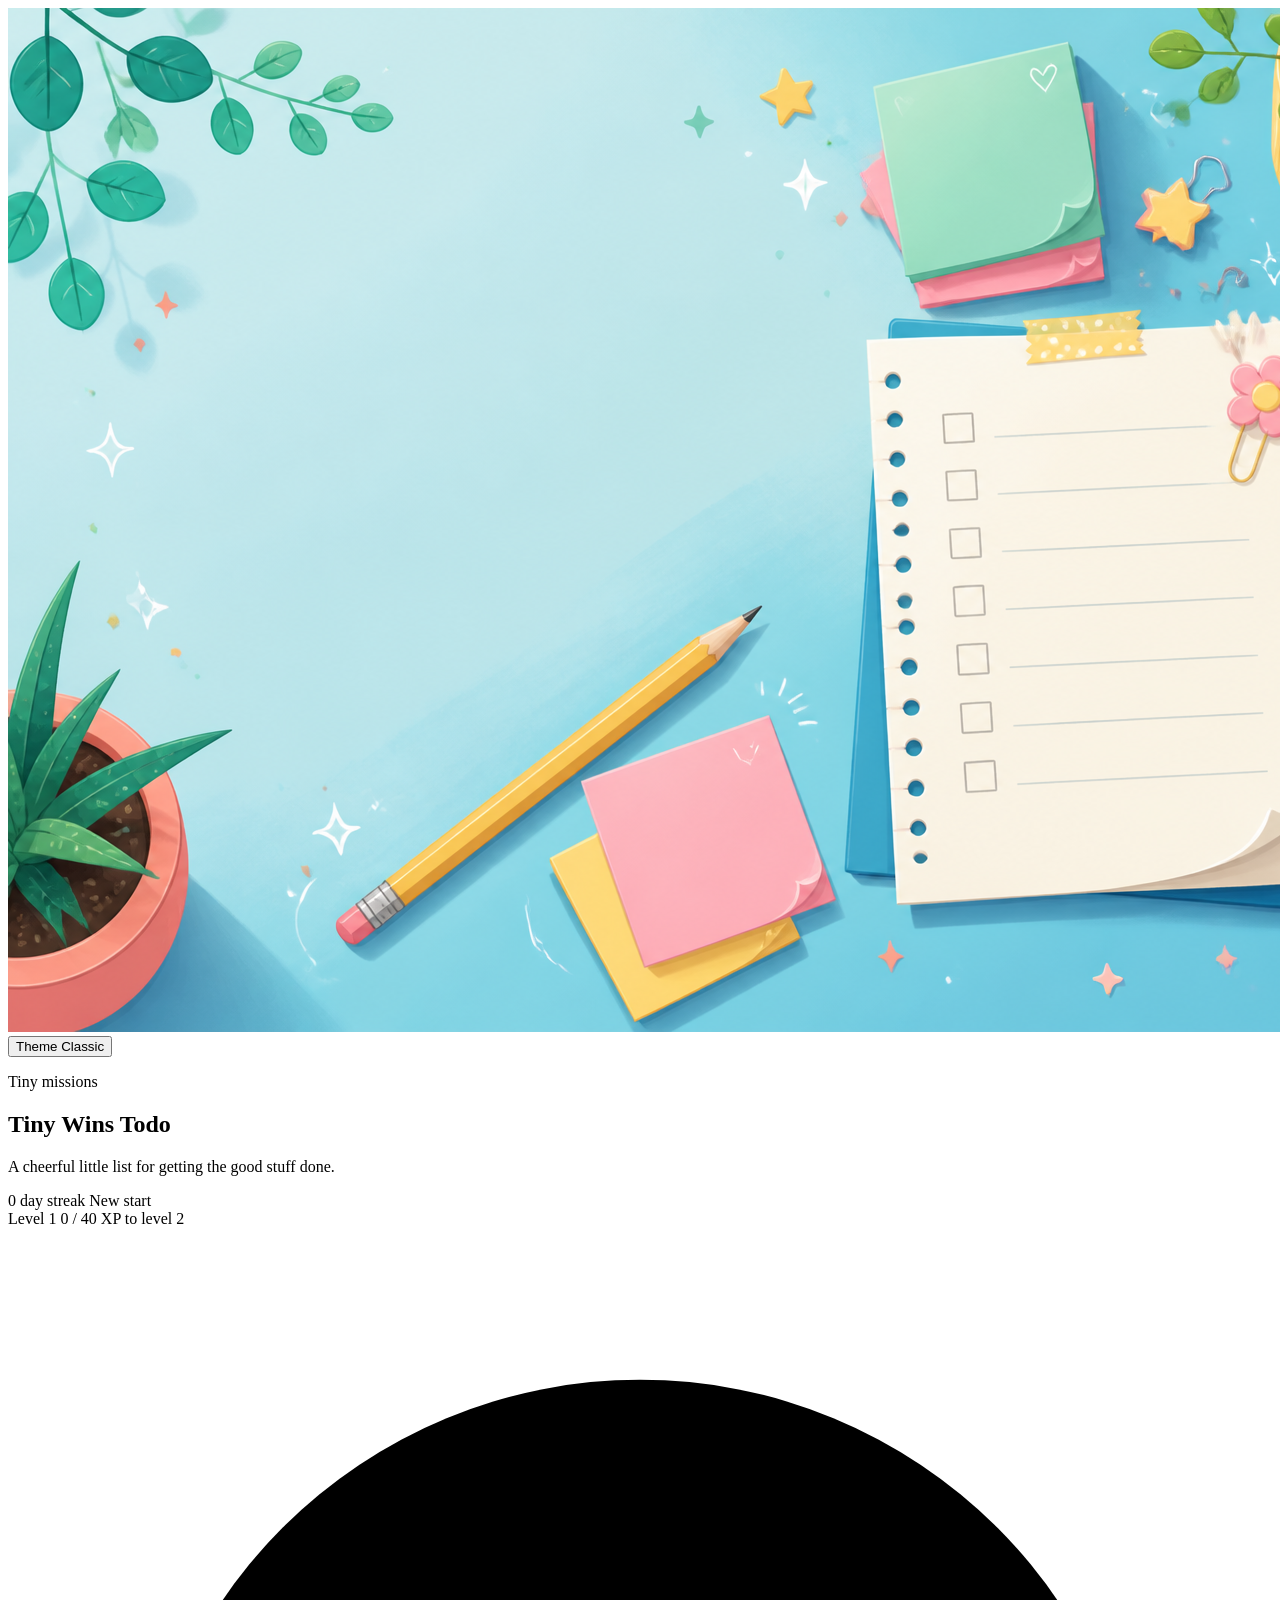
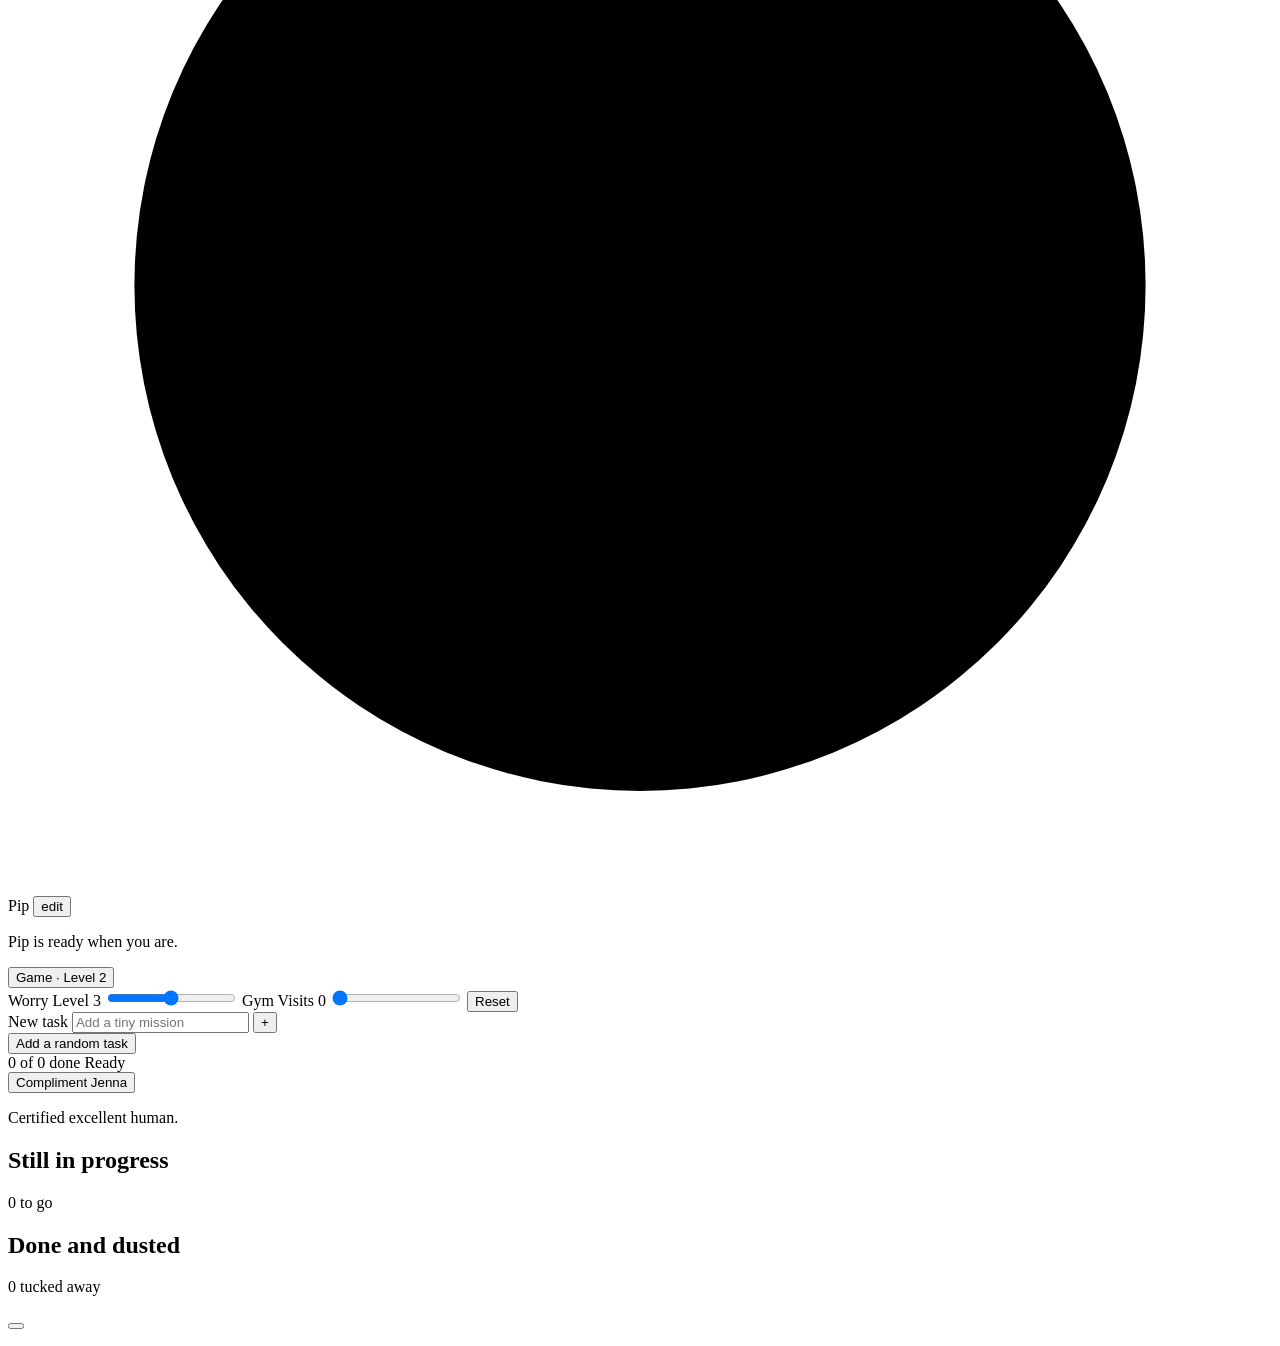
<file: todo/redirect.html>
<!doctype html>
<html lang="en-GB">
  <head>
    <meta charset="utf-8">
    <meta http-equiv="refresh" content="0; url=/todo/">
    <meta name="robots" content="noindex">
    <title>Redirecting</title>
    <script>
      window.location.replace("/todo/");
    </script>
  </head>
  <body>
    <p><a href="/todo/">Open the todo list</a></p>
  </body>
</html>
</file>
<file: firsts-bingo/styles.css>
:root {
  color-scheme: light;
  --ink: #07162c;
  --muted: #5d5b51;
  --fridge: #f4f1eb;
  --fridge-shadow: #d0cbc0;
  --tile-light: #fffaf0;
  --teal: #0f8f83;
  --navy: #07162c;
  --yellow: #ffc414;
  --green: #7eaa2d;
  --red: #d73627;
  --paper: #fbf0d0;
  --line: rgba(7, 22, 44, 0.2);
  --shadow: 0 18px 42px rgba(45, 39, 29, 0.2);
  font-family:
    Inter, ui-sans-serif, system-ui, -apple-system, BlinkMacSystemFont, "Segoe UI",
    sans-serif;
}

* {
  box-sizing: border-box;
}

html {
  background: #d8d3ca;
}

body {
  min-width: 320px;
  margin: 0;
  color: var(--ink);
  background:
    linear-gradient(90deg, rgba(15, 143, 131, 0.08), transparent 16%, transparent 84%, rgba(215, 54, 39, 0.07)),
    #d8d3ca;
}

body.has-open-modal {
  overflow: hidden;
}

button {
  font: inherit;
  cursor: pointer;
}

.app {
  min-height: 100vh;
  padding: 14px;
}

.fridge-scene {
  position: relative;
  isolation: isolate;
  width: min(1500px, 100%);
  min-height: calc(100vh - 28px);
  margin: 0 auto;
  overflow: hidden;
  border: 1px solid rgba(255, 255, 255, 0.8);
  border-radius: 8px;
  background:
    radial-gradient(circle at 18% 12%, rgba(255, 255, 255, 0.95), transparent 18%),
    radial-gradient(circle at 92% 18%, rgba(255, 255, 255, 0.72), transparent 16%),
    repeating-linear-gradient(
      90deg,
      rgba(255, 255, 255, 0.18) 0,
      rgba(255, 255, 255, 0.18) 1px,
      transparent 1px,
      transparent 36px
    ),
    var(--fridge);
  box-shadow:
    inset 0 0 90px rgba(108, 97, 79, 0.16),
    var(--shadow);
}

.fridge-scene::before {
  position: absolute;
  top: 0;
  bottom: 0;
  left: 42px;
  width: 12px;
  content: "";
  background: linear-gradient(90deg, rgba(86, 77, 66, 0.22), rgba(255, 255, 255, 0.5), rgba(86, 77, 66, 0.14));
}

.fridge-handle {
  position: absolute;
  top: 332px;
  bottom: 72px;
  left: 72px;
  width: 54px;
  border: 1px solid rgba(12, 16, 18, 0.26);
  border-radius: 28px;
  background:
    linear-gradient(90deg, #9d9b94, #ffffff 24%, #b3b1aa 42%, #ffffff 56%, #5d5d58 100%);
  box-shadow:
    inset 8px 0 14px rgba(255, 255, 255, 0.7),
    inset -8px 0 18px rgba(10, 10, 10, 0.28),
    0 18px 30px rgba(19, 19, 18, 0.24);
}

.fridge-header {
  display: grid;
  grid-template-columns: minmax(360px, 1fr) max-content;
  gap: 22px;
  align-items: start;
  padding: 24px 56px 10px 155px;
}

.title-wrap {
  display: flex;
  gap: 18px;
  align-items: center;
  justify-content: center;
  min-width: 0;
}

.eyebrow {
  margin: 0 0 2px;
  color: #0f766e;
  font-size: 0.74rem;
  font-weight: 950;
  letter-spacing: 0;
  text-align: center;
  text-transform: uppercase;
}

h1 {
  margin: 0;
  color: var(--navy);
  font-family: "Marker Felt", "Bradley Hand", "Comic Sans MS", "Segoe Print", cursive;
  font-size: 4.15rem;
  font-weight: 900;
  line-height: 0.92;
  letter-spacing: 0;
  text-align: center;
  white-space: nowrap;
}

.burst {
  position: relative;
  width: 34px;
  height: 64px;
  flex: 0 0 auto;
}

.burst::before,
.burst::after {
  position: absolute;
  width: 8px;
  height: 34px;
  border-radius: 9px;
  content: "";
  background: var(--teal);
}

.burst::before {
  top: 12px;
  left: 12px;
  transform: rotate(-55deg);
}

.burst::after {
  top: 26px;
  right: 6px;
  transform: rotate(68deg);
}

.burst--right::before,
.burst--right::after {
  background: var(--red);
}

.header-magnets {
  display: flex;
  flex-wrap: nowrap;
  gap: 12px;
  align-items: center;
  justify-content: flex-end;
  max-width: none;
  padding-top: 18px;
}

.path-magnet,
.score-magnet,
.control-magnet {
  border: 1px solid rgba(7, 22, 44, 0.18);
  border-radius: 8px;
  box-shadow:
    inset 0 1px 0 rgba(255, 255, 255, 0.55),
    0 6px 10px rgba(45, 39, 29, 0.22);
  font-weight: 950;
}

.path-magnet {
  min-width: 182px;
  padding: 9px 20px;
  color: #ffffff;
  background: var(--teal);
  font-size: 1.25rem;
  text-align: center;
}

.score-magnet {
  min-width: 156px;
  padding: 12px 18px;
  color: #0d6e64;
  background: #fffaf0;
  font-family: "Marker Felt", "Bradley Hand", "Comic Sans MS", cursive;
  font-size: 1.9rem;
  line-height: 1;
  text-align: center;
}

.control-magnet {
  display: grid;
  width: 50px;
  height: 50px;
  place-items: center;
  border: 0;
  color: #ffffff;
  font-size: 1.7rem;
  line-height: 1;
}

.control-magnet--teal {
  background: var(--teal);
}

.control-magnet--yellow {
  color: var(--navy);
  background: var(--yellow);
}

.control-magnet--navy {
  background: var(--navy);
}

.control-magnet:hover,
.bingo-tile:hover,
.reset-button:hover {
  transform: translateY(-2px);
}

.control-magnet:focus-visible,
.bingo-tile:focus-visible {
  outline: 3px solid rgba(15, 143, 131, 0.32);
  outline-offset: 3px;
}

.fridge-layout {
  display: grid;
  grid-template-columns: 210px minmax(580px, 1fr) 260px;
  gap: 34px;
  align-items: start;
  padding: 8px 56px 38px 155px;
}

.left-props,
.right-props {
  position: relative;
  min-height: 760px;
}

.heart-magnet {
  position: absolute;
  top: -18px;
  left: 26px;
  width: 54px;
  height: 48px;
  transform: rotate(-7deg);
}

.heart-magnet::before,
.heart-magnet::after {
  position: absolute;
  width: 34px;
  height: 46px;
  border-radius: 34px 34px 0 0;
  content: "";
  background: #d73627;
  box-shadow:
    inset 5px 5px 9px rgba(255, 255, 255, 0.36),
    0 8px 12px rgba(45, 39, 29, 0.24);
}

.heart-magnet::before {
  left: 27px;
  transform: rotate(-45deg);
  transform-origin: 0 100%;
}

.heart-magnet::after {
  left: 0;
  transform: rotate(45deg);
  transform-origin: 100% 100%;
}

.photo-magnet {
  position: relative;
  width: 188px;
  margin: 58px 0 0;
  padding: 10px 10px 34px;
  border: 1px solid rgba(7, 22, 44, 0.16);
  border-radius: 5px;
  background: #fffaf0;
  box-shadow: 0 14px 22px rgba(45, 39, 29, 0.22);
  transform: rotate(5deg);
}

.photo-magnet img {
  display: block;
  width: 100%;
  aspect-ratio: 1 / 1;
  border-radius: 3px;
  object-fit: cover;
  object-position: center;
}

.photo-magnet figcaption {
  position: absolute;
  right: 10px;
  bottom: 8px;
  left: 10px;
  color: #2f2c26;
  font-family: "Bradley Hand", "Comic Sans MS", "Segoe Print", cursive;
  font-size: 0.76rem;
  line-height: 1.1;
}

.round-magnet {
  position: absolute;
  top: -21px;
  left: 88px;
  z-index: 2;
  width: 44px;
  height: 44px;
  border-radius: 50%;
  background: var(--teal);
  box-shadow:
    inset 7px 7px 11px rgba(255, 255, 255, 0.34),
    0 8px 12px rgba(45, 39, 29, 0.24);
}

.sticky-note {
  position: absolute;
  bottom: 92px;
  left: 40px;
  width: 142px;
  min-height: 154px;
  padding: 24px 16px 14px;
  background: #f6d970;
  box-shadow: 0 12px 18px rgba(45, 39, 29, 0.2);
  transform: rotate(-11deg);
}

.sticky-note::before {
  position: absolute;
  top: -16px;
  left: 50px;
  width: 58px;
  height: 28px;
  border-radius: 50% 50% 46% 54%;
  content: "";
  background: #0f8f83;
  transform: rotate(-18deg);
  box-shadow: 0 8px 12px rgba(45, 39, 29, 0.2);
}

.sticky-note p {
  margin: 0;
  color: #261e17;
  font-family: "Bradley Hand", "Comic Sans MS", "Segoe Print", cursive;
  font-size: 1.55rem;
  line-height: 1.15;
  text-align: center;
}

.sticky-note span {
  display: block;
  margin-top: 10px;
  font-size: 1.7rem;
  text-align: right;
}

.board-zone {
  min-width: 0;
  padding-top: 24px;
}

.bingo-board {
  display: grid;
  grid-template-columns: repeat(5, minmax(0, 1fr));
  gap: 10px;
  max-width: 830px;
  margin: 0 auto;
}

.bingo-tile {
  position: relative;
  display: grid;
  grid-template-rows: 72px minmax(0, 1fr);
  min-width: 0;
  height: 148px;
  padding: 13px 10px 11px;
  border: 1px solid rgba(7, 22, 44, 0.16);
  border-radius: 8px;
  color: var(--navy);
  background: var(--tile-light);
  box-shadow:
    inset 0 1px 0 rgba(255, 255, 255, 0.66),
    0 5px 6px rgba(45, 39, 29, 0.24);
  text-align: center;
  transition:
    transform 150ms ease,
    box-shadow 150ms ease,
    filter 150ms ease;
}

.bingo-tile--teal,
.bingo-tile--green,
.bingo-tile--navy {
  color: #ffffff;
}

.bingo-tile--teal {
  background: var(--teal);
}

.bingo-tile--yellow {
  background: var(--yellow);
}

.bingo-tile--green {
  background: var(--green);
}

.bingo-tile--cream {
  background: var(--tile-light);
}

.bingo-tile--navy {
  background: var(--navy);
}

.bingo-tile--line {
  box-shadow:
    0 0 0 5px #d73627,
    inset 0 1px 0 rgba(255, 255, 255, 0.66),
    0 8px 12px rgba(45, 39, 29, 0.28);
}

.tile-icon {
  display: grid;
  place-items: center;
  min-width: 0;
  color: inherit;
  font-size: 3.25rem;
  line-height: 1;
  filter: drop-shadow(0 2px 0 rgba(0, 0, 0, 0.08));
}

.tile-title {
  display: flex;
  align-items: end;
  justify-content: center;
  min-width: 0;
  color: inherit;
  font-family: "Marker Felt", "Comic Sans MS", "Segoe Print", cursive;
  font-size: 1.02rem;
  font-weight: 900;
  line-height: 1.08;
  overflow-wrap: anywhere;
}

.bingo-tile--long .tile-title {
  font-size: 0.82rem;
  line-height: 1.04;
}

.check-magnet {
  position: absolute;
  top: -9px;
  right: -8px;
  display: grid;
  width: 42px;
  height: 42px;
  place-items: center;
  border: 1px solid rgba(7, 22, 44, 0.18);
  border-radius: 50%;
  color: #c62e25;
  background: #f7f4ee;
  box-shadow: 0 5px 8px rgba(45, 39, 29, 0.28);
  font-size: 1.9rem;
  font-weight: 950;
  opacity: 0;
  transform: scale(0.84) rotate(-10deg);
  transition:
    opacity 160ms ease,
    transform 160ms ease;
}

.bingo-tile.is-done .check-magnet {
  opacity: 1;
  transform: scale(1) rotate(-10deg);
}

.status-line {
  min-height: 28px;
  margin: 18px auto 0;
  color: #0f766e;
  font-weight: 900;
  text-align: center;
}

.plant-prop {
  position: absolute;
  top: -26px;
  right: -12px;
  width: 126px;
  height: 116px;
  overflow: hidden;
  border-radius: 0 0 70px 70px;
}

.plant-prop span,
.plant-prop::before,
.plant-prop::after {
  position: absolute;
  content: "";
  background: #2f702b;
}

.plant-prop span {
  right: 30px;
  bottom: 0;
  width: 62px;
  height: 48px;
  border-radius: 0 0 26px 26px;
  background: #2a2118;
}

.plant-prop::before {
  right: 8px;
  top: 0;
  width: 76px;
  height: 48px;
  border-radius: 80% 0 80% 0;
  transform: rotate(-20deg);
  box-shadow: -24px 30px 0 #447d31;
}

.plant-prop::after {
  right: 74px;
  top: 14px;
  width: 58px;
  height: 38px;
  border-radius: 0 80% 0 80%;
  transform: rotate(18deg);
  box-shadow: 18px 28px 0 #5b8b3a;
}

.clipboard-note {
  position: relative;
  margin-top: 96px;
  padding: 46px 18px 28px;
  border: 1px solid rgba(7, 22, 44, 0.14);
  border-radius: 8px;
  background:
    repeating-linear-gradient(#fff9e9 0, #fff9e9 27px, rgba(7, 22, 44, 0.15) 28px),
    #fff9e9;
  box-shadow: 0 14px 22px rgba(45, 39, 29, 0.22);
  transform: rotate(5deg);
}

.clip {
  position: absolute;
  top: -20px;
  left: 50%;
  width: 70px;
  height: 36px;
  border: 3px solid #5b554c;
  border-bottom: 0;
  border-radius: 12px 12px 0 0;
  background: linear-gradient(#d6d0c2, #827c70);
  transform: translateX(-50%);
}

.clipboard-note h2 {
  margin: 0 0 10px;
  color: #1c1a17;
  font-family: "Marker Felt", "Comic Sans MS", "Segoe Print", cursive;
  font-size: 1.2rem;
  line-height: 1;
  text-align: center;
  text-transform: uppercase;
}

.clipboard-note ul {
  display: grid;
  gap: 8px;
  margin: 0;
  padding: 0;
  list-style: none;
}

.clipboard-note li {
  position: relative;
  padding-left: 26px;
  color: #1f1c17;
  font-family: "Bradley Hand", "Comic Sans MS", "Segoe Print", cursive;
  font-size: 1rem;
  line-height: 1.2;
}

.clipboard-note li::before {
  position: absolute;
  top: 0;
  left: 0;
  width: 15px;
  height: 15px;
  border: 1px solid #1f1c17;
  content: "";
  background: transparent;
}

.clipboard-note li.is-done::after {
  position: absolute;
  top: -6px;
  left: 3px;
  color: #1f1c17;
  content: "✓";
  font-size: 1.2rem;
  font-weight: 950;
}

.note-heart {
  position: absolute;
  right: 18px;
  bottom: 10px;
  color: #d73627;
  font-size: 1.4rem;
}

.keyring-prop {
  position: absolute;
  right: 58px;
  bottom: 218px;
  width: 118px;
  height: 116px;
}

.ring {
  position: absolute;
  top: 0;
  left: 28px;
  width: 50px;
  height: 50px;
  border: 6px solid #777062;
  border-radius: 50%;
  box-shadow: inset 0 0 0 4px #cfc8b8;
}

.key {
  position: absolute;
  top: 44px;
  width: 12px;
  height: 58px;
  border-radius: 8px;
  background: #8b8371;
  transform-origin: top center;
}

.key::after {
  position: absolute;
  right: -12px;
  bottom: 0;
  width: 24px;
  height: 12px;
  content: "";
  background: #8b8371;
}

.key--one {
  left: 38px;
  transform: rotate(20deg);
}

.key--two {
  left: 58px;
  transform: rotate(-16deg);
}

.home-tag {
  position: absolute;
  right: 0;
  bottom: 0;
  width: 52px;
  height: 58px;
  background: #9a6325;
  clip-path: polygon(50% 0, 100% 34%, 100% 100%, 0 100%, 0 34%);
  box-shadow: inset 0 0 0 5px rgba(62, 36, 14, 0.22);
}

.home-tag::after {
  position: absolute;
  top: 31px;
  left: 18px;
  width: 16px;
  height: 18px;
  content: "";
  background: #3f2c18;
}

.pen-prop {
  position: absolute;
  right: 8px;
  bottom: 12px;
  width: 34px;
  height: 168px;
  border-radius: 18px;
  background:
    linear-gradient(180deg, #151613 0 18px, #050607 18px 132px, #24241e 132px 100%);
  box-shadow: 0 12px 22px rgba(45, 39, 29, 0.24);
  transform: rotate(2deg);
}

.celebration-layer {
  position: fixed;
  inset: 0;
  overflow: hidden;
  pointer-events: none;
}

.celebration-piece {
  position: absolute;
  top: -24px;
  width: 12px;
  height: 18px;
  border-radius: 3px;
  animation: fall 980ms ease-in forwards;
}

.full-house-modal {
  position: fixed;
  inset: 0;
  z-index: 10;
  display: grid;
  place-items: center;
  padding: 20px;
}

.full-house-modal[hidden] {
  display: none;
}

.full-house-modal__backdrop {
  position: absolute;
  inset: 0;
  border: 0;
  background:
    radial-gradient(circle at 24% 22%, rgba(255, 196, 20, 0.36), transparent 22%),
    radial-gradient(circle at 72% 24%, rgba(15, 143, 131, 0.34), transparent 24%),
    rgba(7, 22, 44, 0.58);
  backdrop-filter: blur(7px);
}

.full-house-card {
  position: relative;
  width: min(620px, 100%);
  padding: 48px 34px 32px;
  overflow: hidden;
  border: 4px solid #ffc414;
  border-radius: 8px;
  color: var(--navy);
  background:
    linear-gradient(90deg, rgba(15, 143, 131, 0.08), transparent 24%, rgba(215, 54, 39, 0.08)),
    #fffaf0;
  box-shadow:
    0 0 0 8px rgba(255, 250, 240, 0.55),
    0 28px 70px rgba(7, 22, 44, 0.34);
  text-align: center;
  animation: modal-pop 220ms ease-out;
}

.full-house-card::before,
.full-house-card::after {
  position: absolute;
  width: 190px;
  height: 190px;
  border: 18px solid rgba(15, 143, 131, 0.2);
  border-radius: 50%;
  content: "";
}

.full-house-card::before {
  top: -96px;
  left: -86px;
}

.full-house-card::after {
  right: -92px;
  bottom: -106px;
  border-color: rgba(215, 54, 39, 0.18);
}

.full-house-close {
  position: absolute;
  top: 12px;
  right: 12px;
  display: grid;
  width: 40px;
  height: 40px;
  place-items: center;
  border: 0;
  border-radius: 8px;
  color: #ffffff;
  background: var(--navy);
  font-size: 1.5rem;
  font-weight: 950;
  line-height: 1;
}

.full-house-close:focus-visible {
  outline: 3px solid rgba(15, 143, 131, 0.34);
  outline-offset: 3px;
}

.full-house-badge {
  display: grid;
  width: 112px;
  height: 72px;
  place-items: center;
  margin: 0 auto 14px;
  border: 1px solid rgba(7, 22, 44, 0.18);
  border-radius: 8px;
  color: #0d6e64;
  background: #ffffff;
  box-shadow: 0 8px 12px rgba(45, 39, 29, 0.22);
  font-family: "Marker Felt", "Bradley Hand", "Comic Sans MS", cursive;
  font-size: 2rem;
  font-weight: 950;
  transform: rotate(-2deg);
}

.full-house-kicker {
  margin: 0 0 8px;
  color: #0f766e;
  font-size: 0.8rem;
  font-weight: 950;
  letter-spacing: 0;
  text-transform: uppercase;
}

.full-house-card h2 {
  position: relative;
  margin: 0 auto 16px;
  max-width: 9.5ch;
  color: var(--navy);
  font-family: "Marker Felt", "Bradley Hand", "Comic Sans MS", "Segoe Print", cursive;
  font-size: 3.4rem;
  line-height: 0.92;
  letter-spacing: 0;
}

.full-house-card p {
  position: relative;
}

#full-house-copy {
  max-width: 440px;
  margin: 0 auto;
  color: #34312a;
  font-size: 1.08rem;
  font-weight: 750;
  line-height: 1.45;
}

.full-house-magnets {
  position: relative;
  display: flex;
  flex-wrap: wrap;
  gap: 10px;
  justify-content: center;
  margin-top: 24px;
}

.full-house-magnets span {
  display: grid;
  width: 56px;
  height: 56px;
  place-items: center;
  border: 1px solid rgba(7, 22, 44, 0.16);
  border-radius: 8px;
  background: #ffffff;
  box-shadow: 0 6px 10px rgba(45, 39, 29, 0.2);
  font-size: 1.9rem;
}

.sr-only {
  position: absolute;
  width: 1px;
  height: 1px;
  padding: 0;
  overflow: hidden;
  clip: rect(0, 0, 0, 0);
  white-space: nowrap;
  border: 0;
}

@keyframes fall {
  0% {
    opacity: 1;
    transform: translateY(0) rotate(0deg);
  }

  100% {
    opacity: 0;
    transform: translateY(108vh) rotate(260deg);
  }
}

@keyframes modal-pop {
  0% {
    opacity: 0;
    transform: scale(0.9) rotate(-1deg);
  }

  100% {
    opacity: 1;
    transform: scale(1) rotate(0deg);
  }
}

@media (max-width: 1180px) {
  .fridge-header {
    grid-template-columns: 1fr;
    padding-right: 30px;
  }

  .header-magnets {
    justify-content: center;
    max-width: none;
    padding-top: 0;
  }

  .fridge-layout {
    grid-template-columns: 190px minmax(540px, 1fr);
    padding-right: 30px;
  }

  .right-props {
    display: none;
  }
}

@media (max-width: 860px) {
  .fridge-scene::before,
  .fridge-handle {
    display: none;
  }

  .fridge-header {
    padding: 20px 18px 6px;
  }

  h1 {
    font-size: 3.1rem;
    white-space: normal;
  }

  .title-wrap {
    gap: 8px;
  }

  .burst {
    width: 20px;
    height: 48px;
  }

  .burst::before,
  .burst::after {
    width: 5px;
    height: 24px;
  }

  .fridge-layout {
    grid-template-columns: 1fr;
    padding: 10px 18px 28px;
  }

  .left-props {
    display: grid;
    grid-template-columns: minmax(180px, 1fr) 150px;
    gap: 16px;
    min-height: 0;
    align-items: center;
  }

  .heart-magnet {
    top: 0;
    left: 18px;
  }

  .photo-magnet {
    width: min(100%, 280px);
    margin-top: 28px;
  }

  .sticky-note {
    position: relative;
    right: auto;
    bottom: auto;
    left: auto;
    width: 138px;
    min-height: 132px;
    margin-top: 42px;
  }

  .sticky-note p {
    font-size: 1.25rem;
  }
}

@media (max-width: 560px) {
  .app {
    padding: 8px;
  }

  .fridge-scene {
    min-height: calc(100vh - 16px);
  }

  .fridge-header {
    padding: 16px 12px 4px;
  }

  .title-wrap {
    justify-content: flex-start;
  }

  h1 {
    font-size: 2.45rem;
    text-align: left;
  }

  .eyebrow {
    text-align: left;
  }

  .burst {
    display: none;
  }

  .header-magnets {
    justify-content: flex-start;
    gap: 8px;
  }

  .path-magnet {
    min-width: 114px;
    padding: 7px 8px;
    font-size: 0.78rem;
  }

  .score-magnet {
    min-width: 88px;
    padding: 9px 10px;
    font-size: 1.2rem;
  }

  .control-magnet {
    width: 36px;
    height: 36px;
    font-size: 1.12rem;
  }

  .fridge-layout {
    padding: 8px 12px 22px;
  }

  .left-props {
    grid-template-columns: 1fr;
  }

  .heart-magnet,
  .sticky-note {
    display: none;
  }

  .photo-magnet {
    width: 100%;
    max-width: 338px;
    margin: 22px auto 0;
    transform: rotate(-2deg);
  }

  .bingo-board {
    gap: 5px;
  }

  .bingo-tile {
    grid-template-rows: 38px minmax(0, 1fr);
    height: 96px;
    padding: 8px 4px 7px;
    border-radius: 7px;
  }

  .tile-icon {
    font-size: 1.95rem;
  }

  .tile-title {
    font-size: 0.66rem;
    line-height: 1;
  }

  .bingo-tile--long .tile-title {
    font-size: 0.52rem;
    line-height: 0.98;
  }

  .check-magnet {
    top: -5px;
    right: -5px;
    width: 26px;
    height: 26px;
    font-size: 1.18rem;
  }

  .bingo-tile--line {
    box-shadow:
      0 0 0 3px #d73627,
      inset 0 1px 0 rgba(255, 255, 255, 0.66),
      0 5px 7px rgba(45, 39, 29, 0.24);
  }

  .full-house-card {
    padding: 42px 20px 26px;
  }

  .full-house-card h2 {
    font-size: 2.55rem;
  }

  #full-house-copy {
    font-size: 0.98rem;
  }

  .full-house-magnets span {
    width: 45px;
    height: 45px;
    font-size: 1.5rem;
  }
}

@media (prefers-reduced-motion: reduce) {
  *,
  *::before,
  *::after {
    scroll-behavior: auto !important;
    transition-duration: 0.01ms !important;
    animation-duration: 0.01ms !important;
    animation-iteration-count: 1 !important;
  }
}
</file>
<file: home-countdown/styles.css>
:root {
  color-scheme: light;
  --ink: #252525;
  --muted: #68615d;
  --paper: #fffaf0;
  --paper-deep: #f6dfb6;
  --pinboard: #65c7c1;
  --teal: #168b85;
  --coral: #ee6f5f;
  --green: #4fa35a;
  --yellow: #f6c84c;
  --blue: #9bd6ef;
  --gold: #c89523;
  --line: rgba(37, 37, 37, 0.16);
  --shadow: 0 22px 60px rgba(53, 41, 31, 0.18);
  font-family:
    Inter, ui-sans-serif, system-ui, -apple-system, BlinkMacSystemFont, "Segoe UI",
    sans-serif;
}

* {
  box-sizing: border-box;
}

html {
  background: #fbf6e8;
}

body {
  min-width: 320px;
  margin: 0;
  color: var(--ink);
  background:
    linear-gradient(90deg, rgba(255, 255, 255, 0.5) 1px, transparent 1px),
    linear-gradient(180deg, rgba(255, 255, 255, 0.45) 1px, transparent 1px),
    linear-gradient(135deg, #65c7c1 0%, #f9d76a 36%, #f7a6a0 68%, #fbf6e8 100%);
  background-size:
    34px 34px,
    34px 34px,
    auto;
}

button {
  font: inherit;
  cursor: pointer;
}

img {
  display: block;
  max-width: 100%;
}

.app {
  min-height: 100vh;
  overflow-x: clip;
}

.pinboard {
  position: relative;
  isolation: isolate;
  min-height: 86vh;
  padding: 28px 20px 58px;
  overflow: hidden;
}

.pinboard__texture {
  position: absolute;
  inset: 0;
  z-index: -2;
  background:
    radial-gradient(circle at 22% 18%, rgba(255, 255, 255, 0.28) 0 2px, transparent 3px),
    radial-gradient(circle at 74% 28%, rgba(37, 37, 37, 0.11) 0 1px, transparent 2px),
    linear-gradient(180deg, rgba(255, 250, 240, 0.52), rgba(255, 250, 240, 0.28));
  background-size:
    42px 42px,
    38px 38px,
    auto;
}

.pinboard::after {
  position: absolute;
  inset: auto 0 0;
  z-index: -1;
  height: 150px;
  content: "";
  background: linear-gradient(180deg, rgba(251, 246, 232, 0), #fbf6e8 78%);
}

.board-layout {
  display: grid;
  grid-template-columns: minmax(320px, 0.95fr) minmax(320px, 0.85fr);
  gap: 28px;
  align-items: center;
  width: min(1120px, 100%);
  margin: 0 auto;
  padding-top: 28px;
}

.countdown-note,
.today-note,
.scrap-photo {
  border: 1px solid rgba(37, 37, 37, 0.18);
  border-radius: 8px;
  box-shadow: var(--shadow);
}

.countdown-note {
  position: relative;
  min-height: 560px;
  padding: 38px 34px 32px;
  background:
    linear-gradient(90deg, rgba(37, 37, 37, 0.055) 1px, transparent 1px),
    linear-gradient(180deg, var(--paper), #fff6de);
  background-size:
    100% 28px,
    auto;
  transform: rotate(-1deg);
}

.countdown-note::before,
.countdown-note::after,
.today-note::after,
.scrap-photo::after {
  position: absolute;
  width: 15px;
  height: 15px;
  border-radius: 50%;
  content: "";
  background: var(--coral);
  box-shadow: inset 0 -2px 0 rgba(37, 37, 37, 0.2);
}

.countdown-note::before {
  top: 16px;
  left: 18px;
}

.countdown-note::after {
  right: 18px;
  bottom: 18px;
  background: var(--green);
}

.note-tape,
.photo-tape {
  position: absolute;
  z-index: 2;
  width: 116px;
  height: 28px;
  border: 1px solid rgba(255, 255, 255, 0.42);
  background:
    repeating-linear-gradient(
      45deg,
      rgba(255, 255, 255, 0.32) 0 8px,
      rgba(255, 255, 255, 0.12) 8px 16px
    ),
    rgba(246, 200, 76, 0.72);
  box-shadow: 0 8px 20px rgba(72, 54, 31, 0.14);
}

.note-tape--left {
  top: -11px;
  left: 70px;
  transform: rotate(-4deg);
}

.note-tape--right {
  top: -10px;
  right: 76px;
  transform: rotate(5deg);
}

.eyebrow {
  margin: 0 0 10px;
  color: var(--teal);
  font-size: 0.78rem;
  font-weight: 900;
  letter-spacing: 0;
  text-transform: uppercase;
}

h1,
h2,
p {
  overflow-wrap: anywhere;
}

h1 {
  max-width: 11ch;
  margin: 0;
  color: #252525;
  font-size: 4rem;
  line-height: 0.96;
  letter-spacing: 0;
}

.target-line {
  display: inline-flex;
  align-items: center;
  min-height: 36px;
  margin: 20px 0 28px;
  padding: 0 12px;
  border: 1px solid rgba(37, 37, 37, 0.14);
  border-radius: 8px;
  background: rgba(101, 199, 193, 0.22);
  color: #165c57;
  font-weight: 850;
}

.timer {
  margin-top: 8px;
}

.timer__label {
  display: block;
  margin-bottom: 12px;
  color: var(--muted);
  font-size: 1rem;
  font-weight: 900;
}

.timer__grid {
  display: grid;
  grid-template-columns: repeat(4, minmax(0, 1fr));
  gap: 10px;
}

.timer__unit {
  display: grid;
  min-height: 124px;
  place-items: center;
  padding: 12px 8px;
  border: 2px solid #252525;
  border-radius: 8px;
  background: #ffffff;
  box-shadow: 6px 6px 0 rgba(37, 37, 37, 0.18);
}

.timer__unit:nth-child(1) {
  background: #fbe176;
}

.timer__unit:nth-child(2) {
  background: #aee4ef;
}

.timer__unit:nth-child(3) {
  background: #f7b1a8;
}

.timer__unit:nth-child(4) {
  background: #bfe6a7;
}

.timer__unit strong {
  color: #171717;
  font-size: 3.15rem;
  line-height: 1;
  letter-spacing: 0;
}

.timer__unit small {
  color: #34312f;
  font-size: 0.77rem;
  font-weight: 900;
  text-transform: uppercase;
}

.note-actions {
  display: flex;
  flex-wrap: wrap;
  gap: 12px;
  align-items: center;
  margin-top: 30px;
}

.primary-button {
  min-height: 48px;
  padding: 0 18px;
  border: 2px solid #252525;
  border-radius: 8px;
  color: #ffffff;
  background: #252525;
  font-weight: 900;
  box-shadow: 5px 5px 0 rgba(238, 111, 95, 0.45);
  transition:
    transform 160ms ease,
    box-shadow 160ms ease;
}

.primary-button:hover {
  transform: translateY(-1px);
  box-shadow: 7px 7px 0 rgba(238, 111, 95, 0.45);
}

.primary-button:focus-visible,
.pocket:focus-visible {
  outline: 3px solid rgba(22, 139, 133, 0.34);
  outline-offset: 4px;
}

.status-pill {
  display: inline-flex;
  align-items: center;
  min-height: 36px;
  padding: 0 12px;
  border-radius: 999px;
  background: rgba(79, 163, 90, 0.14);
  color: #245c2b;
  font-size: 0.86rem;
  font-weight: 850;
}

.today-note {
  position: relative;
  display: grid;
  gap: 18px;
  padding: 18px;
  background: rgba(255, 250, 240, 0.94);
  transform: rotate(1deg);
}

.today-note::after {
  top: 12px;
  right: 14px;
  background: var(--yellow);
}

.photo-frame {
  position: relative;
  border: 10px solid #ffffff;
  border-bottom-width: 42px;
  border-radius: 6px;
  background: #ffffff;
  box-shadow: 0 16px 38px rgba(53, 41, 31, 0.2);
}

.photo-frame img {
  width: 100%;
  aspect-ratio: 4 / 3;
  object-fit: cover;
  border-radius: 2px;
}

.photo-frame.is-locked img {
  filter: grayscale(0.9) blur(2px);
}

.photo-tape {
  top: -20px;
  left: 50%;
  transform: translateX(-50%) rotate(-2deg);
}

.today-copy {
  padding: 0 6px 4px;
}

.today-copy h2 {
  margin: 0 0 10px;
  font-size: 2rem;
  line-height: 1;
  letter-spacing: 0;
}

.today-copy p:last-child {
  max-width: 40rem;
  margin: 0;
  color: var(--muted);
  font-size: 1.04rem;
  line-height: 1.5;
}

.loose-photo {
  position: absolute;
  z-index: -1;
  width: min(220px, 24vw);
  padding: 9px 9px 34px;
  border-radius: 6px;
  background: #ffffff;
  box-shadow: 0 18px 42px rgba(53, 41, 31, 0.18);
}

.loose-photo img {
  width: 100%;
  aspect-ratio: 4 / 3;
  object-fit: cover;
  border-radius: 2px;
}

.loose-photo--one {
  right: 4vw;
  bottom: 18px;
  transform: rotate(7deg);
}

.loose-photo--two {
  left: 3vw;
  top: 108px;
  transform: rotate(-7deg);
}

.pockets {
  position: relative;
  z-index: 1;
  width: min(1120px, calc(100% - 32px));
  margin: 0 auto;
  padding: 0 0 58px;
}

.section-heading {
  display: flex;
  flex-wrap: wrap;
  gap: 8px 18px;
  align-items: end;
  justify-content: space-between;
  margin-bottom: 16px;
}

.section-heading h2 {
  margin: 0;
  font-size: 2rem;
  line-height: 1.05;
  letter-spacing: 0;
}

.section-heading p:last-child {
  max-width: 28rem;
  margin: 0;
  color: var(--muted);
  font-weight: 750;
}

.pocket-grid {
  display: grid;
  grid-template-columns: repeat(5, minmax(0, 1fr));
  gap: 14px;
}

.pocket {
  position: relative;
  min-height: 236px;
  padding: 0;
  overflow: hidden;
  border: 2px solid rgba(37, 37, 37, 0.9);
  border-radius: 8px;
  background: #fffaf0;
  color: inherit;
  text-align: left;
  box-shadow: 6px 6px 0 rgba(37, 37, 37, 0.14);
  transition:
    transform 160ms ease,
    box-shadow 160ms ease;
}

.pocket:hover {
  transform: translateY(-2px);
  box-shadow: 8px 8px 0 rgba(37, 37, 37, 0.16);
}

.pocket[data-locked="true"] {
  cursor: default;
}

.pocket__image {
  width: 100%;
  height: 124px;
  object-fit: cover;
}

.pocket[data-locked="true"] .pocket__image {
  filter: grayscale(0.86) blur(1px);
  opacity: 0.58;
}

.pocket__body {
  display: grid;
  gap: 6px;
  padding: 12px;
}

.pocket__date,
.pocket__state {
  color: var(--muted);
  font-size: 0.72rem;
  font-weight: 900;
  text-transform: uppercase;
}

.pocket__title {
  min-height: 40px;
  color: #252525;
  font-size: 1rem;
  font-weight: 900;
  line-height: 1.12;
}

.pocket__state {
  display: inline-flex;
  width: fit-content;
  min-height: 24px;
  align-items: center;
  padding: 0 8px;
  border-radius: 999px;
  background: rgba(101, 199, 193, 0.18);
  color: #125d58;
}

.pocket::before {
  position: absolute;
  inset: 0 0 auto;
  height: 8px;
  content: "";
  background: var(--accent, var(--teal));
}

.pocket.is-selected {
  transform: translateY(-4px);
  box-shadow: 9px 9px 0 rgba(238, 111, 95, 0.34);
}

.pocket.is-opened .pocket__state {
  background: rgba(79, 163, 90, 0.18);
  color: #245c2b;
}

.pocket[data-locked="true"] .pocket__state {
  background: rgba(37, 37, 37, 0.08);
  color: #5e5a55;
}

.pocket.is-shake {
  animation: pocket-shake 260ms ease;
}

.scrap-row {
  display: grid;
  grid-template-columns: minmax(260px, 340px) minmax(0, 1fr);
  gap: 22px;
  align-items: stretch;
  width: min(1120px, calc(100% - 32px));
  margin: 0 auto 70px;
}

.scrap-photo {
  position: relative;
  margin: 0;
  padding: 12px 12px 16px;
  background: #ffffff;
  transform: rotate(-1.2deg);
}

.scrap-photo::after {
  top: 12px;
  left: 12px;
  width: 12px;
  height: 12px;
  background: var(--blue);
}

.scrap-photo img {
  width: 100%;
  aspect-ratio: 4 / 3;
  object-fit: contain;
  border: 1px solid rgba(37, 37, 37, 0.12);
  border-radius: 3px;
  background: #ffffff;
}

.scrap-photo figcaption {
  margin-top: 12px;
  color: #4e4844;
  font-size: 0.92rem;
  font-weight: 760;
  line-height: 1.35;
}

.completion-strip {
  display: grid;
  grid-template-columns: repeat(4, minmax(0, 1fr));
  gap: 10px;
  align-items: center;
  min-height: 128px;
  padding: 16px;
  border: 1px solid var(--line);
  border-radius: 8px;
  background:
    linear-gradient(90deg, transparent 0 calc(50% - 2px), rgba(37, 37, 37, 0.16) calc(50% - 2px) calc(50% + 2px), transparent calc(50% + 2px)),
    rgba(255, 250, 240, 0.74);
  box-shadow: 0 14px 36px rgba(53, 41, 31, 0.12);
}

.completion-strip span {
  display: grid;
  min-height: 68px;
  place-items: center;
  border: 2px solid #252525;
  border-radius: 8px;
  background: #ffffff;
  color: #252525;
  font-weight: 900;
  text-align: center;
  box-shadow: 4px 4px 0 rgba(37, 37, 37, 0.14);
}

.completion-strip__active {
  background: #fbe176 !important;
}

.confetti-layer {
  position: fixed;
  inset: 0;
  z-index: 20;
  overflow: hidden;
  pointer-events: none;
}

.confetti-piece {
  position: absolute;
  top: -18px;
  left: var(--x);
  width: 8px;
  height: 15px;
  border-radius: 2px;
  background: var(--color);
  transform: rotate(var(--rotation));
  animation: confetti-fall var(--duration) linear forwards;
}

.sr-only {
  position: absolute;
  width: 1px;
  height: 1px;
  padding: 0;
  overflow: hidden;
  clip: rect(0, 0, 0, 0);
  white-space: nowrap;
  border: 0;
}

@keyframes confetti-fall {
  0% {
    transform: translate3d(0, -18px, 0) rotate(var(--rotation));
    opacity: 1;
  }

  100% {
    transform: translate3d(var(--drift), 105vh, 0) rotate(calc(var(--rotation) + 540deg));
    opacity: 0;
  }
}

@keyframes pocket-shake {
  0%,
  100% {
    transform: translateX(0);
  }

  35% {
    transform: translateX(-4px);
  }

  70% {
    transform: translateX(4px);
  }
}

@media (prefers-reduced-motion: reduce) {
  *,
  *::before,
  *::after {
    scroll-behavior: auto !important;
    animation-duration: 0.001ms !important;
    animation-iteration-count: 1 !important;
    transition-duration: 0.001ms !important;
  }
}

@media (max-width: 980px) {
  .pinboard {
    min-height: 0;
    padding-bottom: 64px;
  }

  .board-layout {
    grid-template-columns: 1fr;
    max-width: 680px;
  }

  .countdown-note,
  .today-note {
    transform: none;
  }

  .loose-photo {
    display: none;
  }

  .pocket-grid {
    grid-template-columns: repeat(2, minmax(0, 1fr));
  }

  .scrap-row {
    grid-template-columns: 1fr;
    max-width: 680px;
  }
}

@media (max-width: 620px) {
  .pinboard {
    padding: 16px 12px 42px;
  }

  .board-layout {
    gap: 18px;
    padding-top: 8px;
  }

  .countdown-note {
    min-height: 0;
    padding: 28px 18px 22px;
  }

  h1 {
    max-width: 12ch;
    font-size: 2.55rem;
  }

  .target-line {
    margin: 16px 0 20px;
  }

  .timer__grid {
    grid-template-columns: repeat(2, minmax(0, 1fr));
  }

  .timer__unit {
    min-height: 98px;
    box-shadow: 4px 4px 0 rgba(37, 37, 37, 0.18);
  }

  .timer__unit strong {
    font-size: 2.55rem;
  }

  .today-note {
    padding: 12px;
  }

  .today-copy h2,
  .section-heading h2 {
    font-size: 1.48rem;
  }

  .pockets,
  .scrap-row {
    width: min(100% - 20px, 680px);
  }

  .pocket-grid {
    grid-template-columns: 1fr;
  }

  .pocket {
    min-height: 0;
  }

  .pocket__image {
    height: 150px;
  }

  .completion-strip {
    grid-template-columns: repeat(2, minmax(0, 1fr));
  }
}
</file>
<file: meteor_shower/styles.css>
:root {
  color-scheme: dark;
  --ink: #f8fbff;
  --muted: #b9c7d7;
  --night: #07111f;
  --night-2: #0e2137;
  --panel: rgba(8, 19, 33, 0.82);
  --panel-strong: rgba(248, 251, 255, 0.1);
  --line: rgba(248, 251, 255, 0.18);
  --mint: #68e6c0;
  --coral: #ff8a66;
  --gold: #ffd166;
  --blue: #76c7ff;
  --shadow: 0 24px 80px rgba(1, 8, 18, 0.45);
  font-family:
    Inter, ui-sans-serif, system-ui, -apple-system, BlinkMacSystemFont, "Segoe UI",
    sans-serif;
}

* {
  box-sizing: border-box;
}

html {
  background: var(--night);
}

body {
  margin: 0;
  min-width: 320px;
  color: var(--ink);
  background:
    linear-gradient(180deg, var(--night), #10243a 48%, #08111e 100%);
}

a {
  color: var(--mint);
  text-underline-offset: 0.22em;
}

a:hover {
  color: var(--gold);
}

main {
  overflow: hidden;
}

.hero {
  position: relative;
  display: grid;
  min-height: clamp(620px, 92vh, 900px);
  padding: 28px;
  isolation: isolate;
}

.hero__image,
.hero__shade {
  position: absolute;
  inset: 0;
}

.hero__image {
  z-index: -3;
  width: 100%;
  height: 100%;
  object-fit: cover;
  object-position: center 42%;
}

.hero__shade {
  z-index: -2;
  background:
    linear-gradient(90deg, rgba(4, 9, 18, 0.86) 0%, rgba(4, 9, 18, 0.58) 45%, rgba(4, 9, 18, 0.08) 100%),
    linear-gradient(180deg, rgba(4, 9, 18, 0.26) 0%, rgba(4, 9, 18, 0.24) 62%, var(--night) 100%);
}

.hero__content {
  width: min(760px, 100%);
  align-self: center;
  padding: min(8vw, 96px) 0;
}

.eyebrow,
.info-card__kicker,
.timeline__time,
.status-band__label {
  margin: 0 0 12px;
  color: var(--mint);
  font-size: 0.76rem;
  font-weight: 800;
  letter-spacing: 0;
  text-transform: uppercase;
}

h1,
h2,
h3,
p {
  margin-top: 0;
}

h1 {
  max-width: 9ch;
  margin-bottom: 22px;
  font-size: clamp(4.2rem, 16vw, 9.4rem);
  line-height: 0.86;
  letter-spacing: 0;
  text-wrap: balance;
}

.hero__copy {
  max-width: 650px;
  margin-bottom: 34px;
  color: #eaf3ff;
  font-size: clamp(1.12rem, 2.2vw, 1.45rem);
  line-height: 1.55;
}

.countdown {
  width: min(650px, 100%);
  padding: 18px;
  border: 1px solid var(--line);
  border-radius: 8px;
  background: rgba(6, 16, 30, 0.68);
  box-shadow: var(--shadow);
  backdrop-filter: blur(18px);
}

.countdown__label {
  display: block;
  margin-bottom: 14px;
  color: var(--gold);
  font-weight: 800;
}

.countdown__grid {
  display: grid;
  grid-template-columns: repeat(4, minmax(0, 1fr));
  gap: 10px;
}

.countdown__grid span {
  display: grid;
  min-height: 92px;
  place-items: center;
  padding: 12px 8px;
  border: 1px solid rgba(255, 255, 255, 0.12);
  border-radius: 8px;
  background: rgba(255, 255, 255, 0.08);
}

.countdown__grid strong {
  font-size: clamp(2rem, 5vw, 3.35rem);
  line-height: 1;
}

.countdown__grid small {
  color: var(--muted);
  font-size: 0.76rem;
  font-weight: 800;
  text-transform: uppercase;
}

.sky-bursts {
  position: absolute;
  inset: 0;
  z-index: -1;
  overflow: hidden;
  pointer-events: none;
}

.sky-bursts span {
  position: absolute;
  width: 190px;
  height: 3px;
  border-radius: 999px;
  background: linear-gradient(90deg, transparent, var(--gold), white);
  filter: drop-shadow(0 0 12px rgba(255, 209, 102, 0.9));
  transform: rotate(-23deg);
  animation: meteor-swish 7s linear infinite;
}

.sky-bursts span:nth-child(1) {
  top: 16%;
  left: 78%;
}

.sky-bursts span:nth-child(2) {
  top: 35%;
  left: 62%;
  width: 140px;
  animation-delay: 2.2s;
}

.sky-bursts span:nth-child(3) {
  top: 26%;
  left: 90%;
  width: 110px;
  animation-delay: 4.4s;
}

@keyframes meteor-swish {
  0% {
    opacity: 0;
    translate: 140px -90px;
  }

  11%,
  20% {
    opacity: 1;
  }

  42%,
  100% {
    opacity: 0;
    translate: -760px 310px;
  }
}

.quicklook,
.planner,
.next-up {
  padding: clamp(54px, 8vw, 100px) 24px;
}

.quicklook__inner,
.planner,
.next-up {
  width: min(1180px, calc(100% - 24px));
  margin-inline: auto;
}

.quicklook__inner {
  display: grid;
  grid-template-columns: repeat(3, minmax(0, 1fr));
  gap: 14px;
}

.info-card,
.timeline__item {
  border: 1px solid var(--line);
  border-radius: 8px;
  background: var(--panel);
  box-shadow: 0 18px 70px rgba(1, 8, 18, 0.24);
  backdrop-filter: blur(18px);
}

.info-card {
  min-height: 240px;
  padding: clamp(22px, 3vw, 34px);
}

.info-card--wide {
  grid-column: span 3;
  display: grid;
  grid-template-columns: 1fr minmax(260px, 0.7fr);
  gap: 18px;
  align-items: end;
}

.info-card h2,
.section-heading h2,
.timeline__item h3 {
  color: var(--ink);
  letter-spacing: 0;
}

.info-card h2 {
  margin-bottom: 12px;
  font-size: clamp(2rem, 4vw, 3.1rem);
  line-height: 0.98;
}

.info-card p,
.timeline__item p,
footer p {
  color: var(--muted);
  line-height: 1.65;
}

.info-card p {
  margin-bottom: 0;
  font-size: 1rem;
}

.section-heading {
  display: flex;
  align-items: end;
  justify-content: space-between;
  gap: 20px;
  margin-bottom: 24px;
}

.section-heading h2 {
  max-width: 650px;
  margin-bottom: 0;
  font-size: clamp(2.4rem, 7vw, 5rem);
  line-height: 0.96;
}

.timeline {
  display: grid;
  grid-template-columns: repeat(3, minmax(0, 1fr));
  gap: 14px;
}

.timeline__item {
  position: relative;
  min-height: 250px;
  padding: clamp(22px, 3vw, 32px);
  overflow: hidden;
}

.timeline__item::after {
  position: absolute;
  right: 24px;
  bottom: 22px;
  width: 46px;
  height: 46px;
  border: 2px solid rgba(255, 255, 255, 0.2);
  border-radius: 999px;
  content: "";
}

.timeline__item:nth-child(1)::after {
  background:
    linear-gradient(135deg, transparent 0 44%, var(--gold) 45% 52%, transparent 53%),
    linear-gradient(90deg, transparent 0 64%, var(--mint) 65% 70%, transparent 71%);
}

.timeline__item:nth-child(2)::after {
  background:
    linear-gradient(135deg, transparent 0 42%, var(--coral) 43% 50%, transparent 51%),
    linear-gradient(90deg, transparent 0 58%, var(--blue) 59% 65%, transparent 66%);
}

.timeline__item:nth-child(3)::after {
  background:
    linear-gradient(90deg, transparent 0 34%, var(--mint) 35% 41%, transparent 42%),
    linear-gradient(135deg, transparent 0 54%, var(--gold) 55% 62%, transparent 63%);
}

.timeline__item h3 {
  margin-bottom: 12px;
  font-size: clamp(1.4rem, 3vw, 2rem);
  line-height: 1.05;
}

.status-band {
  display: grid;
  grid-template-columns: repeat(2, minmax(0, 1fr));
  gap: 1px;
  background: var(--line);
}

.status-band > div {
  min-height: 170px;
  padding: clamp(28px, 5vw, 56px);
  background: #0c1d31;
}

.status-band strong {
  display: block;
  max-width: 100%;
  overflow-wrap: anywhere;
  color: var(--ink);
  font-size: clamp(1.8rem, 5vw, 4rem);
  line-height: 1;
}

.next-up__card {
  min-height: 0;
  background:
    linear-gradient(135deg, rgba(104, 230, 192, 0.14), transparent 40%),
    var(--panel);
}

footer {
  padding: 34px 24px 46px;
  border-top: 1px solid var(--line);
  background: #07111f;
  text-align: center;
}

footer p {
  max-width: 880px;
  margin: 0 auto;
  font-size: 0.94rem;
}

.footer-note {
  margin-top: 10px;
}

@media (max-width: 880px) {
  .hero {
    min-height: 760px;
    padding: 20px;
  }

  .hero__shade {
    background:
      linear-gradient(180deg, rgba(4, 9, 18, 0.72) 0%, rgba(4, 9, 18, 0.76) 58%, var(--night) 100%);
  }

  .quicklook__inner,
  .timeline,
  .status-band {
    grid-template-columns: 1fr;
  }

  .info-card--wide {
    grid-column: span 1;
    grid-template-columns: 1fr;
  }

  .section-heading {
    display: block;
  }
}

@media (max-width: 560px) {
  .hero {
    min-height: 720px;
  }

  h1 {
    font-size: clamp(3.45rem, 18vw, 4.8rem);
  }

  .countdown__grid {
    grid-template-columns: repeat(2, minmax(0, 1fr));
  }

  .countdown__grid span {
    min-height: 82px;
  }

  .quicklook,
  .planner,
  .next-up {
    width: 100%;
    padding-inline: 18px;
  }

  .quicklook__inner,
  .planner,
  .next-up {
    width: 100%;
  }
}

@media (prefers-reduced-motion: reduce) {
  *,
  *::before,
  *::after {
    scroll-behavior: auto !important;
    animation-duration: 0.01ms !important;
    animation-iteration-count: 1 !important;
    transition-duration: 0.01ms !important;
  }
}
</file>
<file: todo/styles.20260812-theme-toggle.css>
styles.css
</file>
